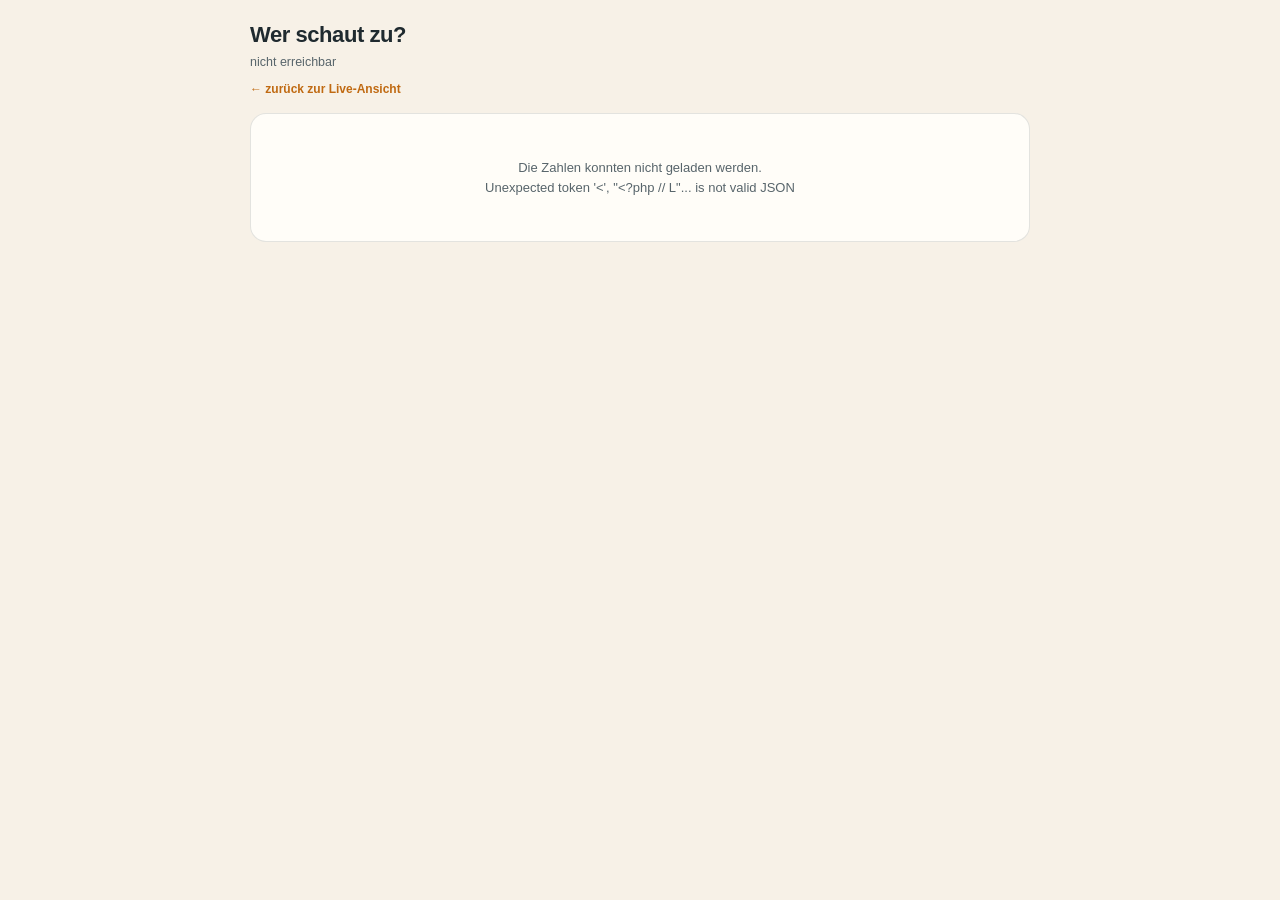
<file: analytics/index.html>
<!doctype html>
<html lang="de">
<head>
<meta charset="utf-8" />
<meta name="viewport" content="width=device-width, initial-scale=1, viewport-fit=cover" />
<title>Wer schaut zu? · Timo &amp; Tino on Tour</title>
<meta name="description" content="Wie viele Menschen die Radreise mitverfolgen — anonyme Summen, keine Cookies." />
<meta name="robots" content="noindex" />
<link rel="icon" type="image/svg+xml" href="../src/assets/favicon.svg" />
<style>
  /* Farben: die Diagrammfarben sind NICHT die App-Farben. Das App-Gruen
     #0c6b58 faellt in Flaechen unter die Buntheitsschwelle (liest sich grau),
     das App-Orange bleibt unter 3:1 gegen den hellen Grund. Beide Modi wurden
     mit dem Validator geprueft: hell 0d9b76/c06a12 auf fffdf8, dunkel
     16a07a/cb7a1a auf 16211f. */
  :root {
    color-scheme: light;
    --bg: #f7f1e7;
    --surface: #fffdf8;
    --line: rgba(31, 42, 47, 0.12);
    --text: #1f2a2f;
    --muted: #58656b;
    --serie-besucher: #0d9b76;
    --serie-aufrufe: #c06a12;
    --grid: rgba(31, 42, 47, 0.08);
  }
  @media (prefers-color-scheme: dark) {
    :root:not([data-theme="light"]) {
      color-scheme: dark;
      --bg: #101917;
      --surface: #16211f;
      --line: rgba(255, 253, 248, 0.14);
      --text: #f2efe8;
      --muted: #a8b4b1;
      --serie-besucher: #16a07a;
      --serie-aufrufe: #cb7a1a;
      --grid: rgba(255, 253, 248, 0.1);
    }
  }
  :root[data-theme="dark"] {
    color-scheme: dark;
    --bg: #101917; --surface: #16211f; --line: rgba(255,253,248,.14);
    --text: #f2efe8; --muted: #a8b4b1;
    --serie-besucher: #16a07a; --serie-aufrufe: #cb7a1a;
    --grid: rgba(255,253,248,.1);
  }

  * { margin: 0; box-sizing: border-box; }
  body {
    background: var(--bg); color: var(--text);
    font: 400 15px/1.5 "Segoe UI", "Helvetica Neue", sans-serif;
    padding: 18px 14px calc(28px + env(safe-area-inset-bottom));
    -webkit-font-smoothing: antialiased;
  }
  .wrap { max-width: 780px; margin: 0 auto; display: flex; flex-direction: column; gap: 14px; }

  header h1 { font-size: 22px; letter-spacing: -0.02em; font-weight: 800; }
  header p { font-size: 12.5px; color: var(--muted); margin-top: 2px; }
  .backlink {
    display: inline-flex; align-items: center; gap: 5px; margin-top: 8px;
    font-size: 12px; font-weight: 700; color: var(--serie-aufrufe); text-decoration: none;
  }

  .card {
    background: var(--surface); border: 1px solid var(--line);
    border-radius: 16px; padding: 14px;
  }
  .card > h2 {
    font-size: 13px; font-weight: 800; letter-spacing: -0.01em; margin-bottom: 2px;
  }
  .card > p.hint { font-size: 11.5px; color: var(--muted); margin-bottom: 12px; }

  /* ── Kennzahlen ── */
  .kpis { display: grid; grid-template-columns: repeat(2, 1fr); gap: 10px; }
  @media (min-width: 620px) { .kpis { grid-template-columns: repeat(4, 1fr); } }
  .kpi { background: var(--surface); border: 1px solid var(--line); border-radius: 16px; padding: 12px 13px; }
  .kpi__label { font-size: 10.5px; font-weight: 800; letter-spacing: .05em; text-transform: uppercase; color: var(--muted); }
  .kpi__value { font-size: 27px; font-weight: 800; letter-spacing: -0.03em; margin-top: 3px; }
  .kpi__sub { font-size: 11px; color: var(--muted); }

  /* ── Saeulen (Tage, Stunden) ── */
  .cols { display: flex; align-items: flex-end; gap: 2px; height: 150px; }
  .col { flex: 1; min-width: 0; display: flex; flex-direction: column; justify-content: flex-end; gap: 2px; height: 100%; cursor: default; }
  .col__pair { display: flex; align-items: flex-end; gap: 2px; height: 100%; }
  /* 4px runde Enden am oberen Ende, am Grundlinienende eckig */
  .bar { flex: 1; border-radius: 4px 4px 0 0; min-height: 2px; transition: filter .12s ease; }
  .bar--besucher { background: var(--serie-besucher); }
  .bar--aufrufe { background: var(--serie-aufrufe); }
  .col:hover .bar { filter: brightness(1.12); }
  .axis { display: flex; gap: 2px; margin-top: 6px; }
  .axis span { flex: 1; min-width: 0; text-align: center; font-size: 9px; color: var(--muted); overflow: hidden; white-space: nowrap; }

  /* ── Legende ── */
  .legend { display: flex; flex-wrap: wrap; gap: 12px; margin-bottom: 10px; font-size: 11.5px; font-weight: 600; color: var(--muted); }
  .legend span { display: inline-flex; align-items: center; gap: 5px; }
  .legend i { width: 9px; height: 9px; border-radius: 3px; }

  /* ── Waagerechte Balken ── */
  .rows { display: flex; flex-direction: column; gap: 9px; }
  .row__head { display: flex; justify-content: space-between; align-items: baseline; gap: 8px; font-size: 12px; }
  .row__name { font-weight: 600; }
  .row__value { font-weight: 800; font-variant-numeric: tabular-nums; }
  .row__track { height: 9px; border-radius: 999px; background: var(--grid); overflow: hidden; margin-top: 3px; }
  .row__fill { height: 100%; border-radius: 999px; background: var(--serie-besucher); }

  /* ── Anteilsbalken (Geraete, Ansicht) ── */
  .split { display: flex; gap: 2px; height: 26px; border-radius: 8px; overflow: hidden; margin-bottom: 8px; }
  .split div { min-width: 3px; }
  .split-labels { display: flex; flex-wrap: wrap; gap: 10px; font-size: 11.5px; color: var(--muted); }
  .split-labels span { display: inline-flex; align-items: center; gap: 5px; }
  .split-labels i { width: 9px; height: 9px; border-radius: 3px; }
  .split-labels b { color: var(--text); font-variant-numeric: tabular-nums; }

  .two { display: grid; gap: 14px; }
  @media (min-width: 620px) { .two { grid-template-columns: 1fr 1fr; } }

  /* ── Tabelle (Zugaenglichkeit: dieselben Zahlen ohne Farbe) ── */
  details { background: var(--surface); border: 1px solid var(--line); border-radius: 16px; padding: 12px 14px; }
  summary { font-size: 12.5px; font-weight: 700; cursor: pointer; }
  .tablewrap { overflow-x: auto; margin-top: 10px; }
  table { border-collapse: collapse; width: 100%; font-size: 12px; }
  th, td { text-align: right; padding: 5px 8px; border-bottom: 1px solid var(--line); white-space: nowrap; }
  th:first-child, td:first-child { text-align: left; }
  th { font-size: 10.5px; text-transform: uppercase; letter-spacing: .04em; color: var(--muted); }
  td { font-variant-numeric: tabular-nums; }

  .note { font-size: 11.5px; color: var(--muted); line-height: 1.55; }
  .empty { text-align: center; padding: 30px 12px; color: var(--muted); font-size: 13px; }

  /* ── Tooltip ── */
  #tip {
    position: fixed; z-index: 50; pointer-events: none; opacity: 0;
    transform: translate(-50%, -100%); transition: opacity .1s ease;
    background: var(--text); color: var(--surface);
    padding: 6px 9px; border-radius: 8px; font-size: 11.5px; line-height: 1.4;
    white-space: nowrap; box-shadow: 0 6px 20px rgba(0,0,0,.25);
  }
  @media (prefers-reduced-motion: reduce) { * { transition: none !important; } }
</style>
</head>
<body>
<div class="wrap" id="app">
  <header>
    <h1>Wer schaut zu?</h1>
    <p id="stand">wird geladen …</p>
    <a class="backlink" href="../">← zurück zur Live-Ansicht</a>
  </header>
  <div id="content"></div>
</div>
<div id="tip" role="status" aria-live="polite"></div>

<script type="module">
  const $ = (id) => document.getElementById(id);
  const nf = new Intl.NumberFormat("de-DE");
  const esc = (v) => String(v ?? "").replace(/[&<>"']/g, (c) => ({ "&": "&amp;", "<": "&lt;", ">": "&gt;", '"': "&quot;", "'": "&#39;" })[c]);

  const tip = $("tip");
  function showTip(event, html) {
    tip.innerHTML = html;
    tip.style.opacity = "1";
    const rect = event.currentTarget.getBoundingClientRect();
    tip.style.left = `${rect.left + rect.width / 2}px`;
    tip.style.top = `${rect.top - 8}px`;
  }
  const hideTip = () => { tip.style.opacity = "0"; };

  // Hover UND Tap: auf dem Handy gibt es kein Hover.
  function wireTip(el, html) {
    el.addEventListener("mouseenter", (e) => showTip(e, html));
    el.addEventListener("mouseleave", hideTip);
    el.addEventListener("click", (e) => showTip(e, html));
  }

  const dateLabel = (iso) =>
    new Date(`${iso}T00:00:00`).toLocaleDateString("de-DE", { day: "2-digit", month: "2-digit" });
  const weekday = (iso) =>
    new Date(`${iso}T00:00:00`).toLocaleDateString("de-DE", { weekday: "long" });

  // ── Saeulen: Besucher und Aufrufe pro Tag ──
  function renderDaily(tage) {
    const max = Math.max(1, ...tage.map((t) => Math.max(t.aufrufe, t.besucher)));
    // Bei vielen Tagen nur jede n-te Beschriftung, sonst ueberlappen sie.
    const every = Math.ceil(tage.length / 12);

    const cols = tage.map((t) => {
      const hB = Math.max(2, (t.besucher / max) * 100);
      const hA = Math.max(2, (t.aufrufe / max) * 100);
      return `<div class="col" data-tip="${esc(`<b>${weekday(t.datum)}, ${dateLabel(t.datum)}</b>${t.reisetag ? ` · Tag ${t.reisetag}` : ""}<br>${nf.format(t.besucher)} Besucher · ${nf.format(t.aufrufe)} Aufrufe`)}">
          <div class="col__pair">
            <div class="bar bar--besucher" style="height:${hB}%"></div>
            <div class="bar bar--aufrufe" style="height:${hA}%"></div>
          </div>
        </div>`;
    }).join("");

    const axis = tage.map((t, i) =>
      `<span>${i % every === 0 ? dateLabel(t.datum) : ""}</span>`).join("");

    return `
      <div class="card">
        <h2>Besucher pro Tag</h2>
        <p class="hint">Ein Besucher zählt einmal pro Tag, egal wie oft er nachschaut.</p>
        <div class="legend">
          <span><i style="background:var(--serie-besucher)"></i>Besucher</span>
          <span><i style="background:var(--serie-aufrufe)"></i>Aufrufe</span>
        </div>
        <div class="cols">${cols}</div>
        <div class="axis">${axis}</div>
      </div>`;
  }

  // ── Saeulen: Tageszeit ──
  function renderHours(stunden) {
    const max = Math.max(1, ...stunden);
    const cols = stunden.map((wert, stunde) => {
      const h = wert === 0 ? 2 : Math.max(4, (wert / max) * 100);
      // Der Balken MUSS in der Zeilen-Huelle stecken: .bar hat flex:1, und in
      // einer Spalten-Flexbox wuerde das die Hoehe ueberschreiben — dann waeren
      // alle Stunden gleich hoch.
      return `<div class="col" data-tip="${esc(`<b>${String(stunde).padStart(2, "0")}–${String((stunde + 1) % 24).padStart(2, "0")} Uhr</b><br>${nf.format(wert)} Aufrufe`)}">
        <div class="col__pair">
          <div class="bar bar--besucher" style="height:${h}%;${wert === 0 ? "opacity:.25" : ""}"></div>
        </div>
      </div>`;
    }).join("");
    const axis = stunden.map((_, s) => `<span>${s % 4 === 0 ? s : ""}</span>`).join("");

    return `
      <div class="card">
        <h2>Wann wird geschaut?</h2>
        <p class="hint">Aufrufe nach Tageszeit, über alle Tage summiert (Uhrzeit Deutschland).</p>
        <div class="cols" style="height:110px">${cols}</div>
        <div class="axis">${axis}</div>
      </div>`;
  }

  // ── Waagerechte Balken: was angeschaut wird ──
  const EREIGNIS_NAMEN = {
    karte: "Karte geöffnet",
    album: "Fotoalbum geöffnet",
    foto: "Foto groß angesehen",
    tourstatus: "Tourstatus & Höhenprofil",
    strava: "Werte & Strava",
    klassisch: "In die klassische Ansicht",
    "zurueck-live": "Zurück zur Live-Ansicht",
  };

  function renderEvents(ereignisse) {
    const eintraege = Object.entries(ereignisse);
    if (!eintraege.length) {
      return `<div class="card"><h2>Was wird angeschaut?</h2><p class="hint">Noch keine Interaktionen gezählt.</p></div>`;
    }
    const max = Math.max(...eintraege.map(([, n]) => n));
    const rows = eintraege.map(([schluessel, anzahl]) => `
      <div>
        <div class="row__head">
          <span class="row__name">${esc(EREIGNIS_NAMEN[schluessel] ?? schluessel)}</span>
          <span class="row__value">${nf.format(anzahl)}</span>
        </div>
        <div class="row__track"><div class="row__fill" style="width:${(anzahl / max) * 100}%"></div></div>
      </div>`).join("");

    return `
      <div class="card">
        <h2>Was wird angeschaut?</h2>
        <p class="hint">Wie oft die einzelnen Bereiche geöffnet wurden.</p>
        <div class="rows">${rows}</div>
      </div>`;
  }

  // ── Anteilsbalken ──
  function renderSplit(titel, hinweis, daten, namen) {
    const eintraege = Object.entries(daten).filter(([, n]) => n > 0);
    if (!eintraege.length) return "";
    const summe = eintraege.reduce((a, [, n]) => a + n, 0);
    const farben = ["var(--serie-besucher)", "var(--serie-aufrufe)", "var(--muted)"];

    const balken = eintraege.map(([k, n], i) =>
      `<div style="flex:${n};background:${farben[i % farben.length]}"></div>`).join("");
    const labels = eintraege.map(([k, n], i) =>
      `<span><i style="background:${farben[i % farben.length]}"></i>${esc(namen[k] ?? k)} <b>${Math.round((n / summe) * 100)} %</b></span>`).join("");

    return `
      <div class="card">
        <h2>${esc(titel)}</h2>
        <p class="hint">${esc(hinweis)}</p>
        <div class="split">${balken}</div>
        <div class="split-labels">${labels}</div>
      </div>`;
  }

  function renderSources(quellen) {
    const eintraege = Object.entries(quellen);
    if (!eintraege.length) return "";
    const rows = eintraege.map(([q, n]) =>
      `<tr><td>${esc(q)}</td><td>${nf.format(n)}</td></tr>`).join("");
    return `
      <div class="card">
        <h2>Woher kommen die Aufrufe?</h2>
        <p class="hint">Nur die Quelle, nie die vollständige Adresse. „direkt“ heißt: Lesezeichen oder eingetippt.</p>
        <div class="tablewrap">
          <table><thead><tr><th>Quelle</th><th>Aufrufe</th></tr></thead><tbody>${rows}</tbody></table>
        </div>
      </div>`;
  }

  function renderTable(tage) {
    const rows = [...tage].reverse().map((t) => `
      <tr>
        <td>${dateLabel(t.datum)}${t.reisetag ? ` · Tag ${t.reisetag}` : ""}</td>
        <td>${nf.format(t.besucher)}</td>
        <td>${nf.format(t.aufrufe)}</td>
      </tr>`).join("");
    return `
      <details>
        <summary>Alle Zahlen als Tabelle</summary>
        <div class="tablewrap">
          <table>
            <thead><tr><th>Tag</th><th>Besucher</th><th>Aufrufe</th></tr></thead>
            <tbody>${rows}</tbody>
          </table>
        </div>
      </details>`;
  }

  const DATENSCHUTZ = `
    <div class="card">
      <h2>Was hier gezählt wird</h2>
      <p class="note">
        Diese Seite kommt ohne Cookies aus und speichert keine IP-Adressen. Um Besucher
        eines Tages auseinanderzuhalten, wird aus IP und Browserkennung ein Kennwert
        gebildet — mit einem Zufallswert, der jede Nacht neu gewürfelt und weggeworfen
        wird. Dadurch lässt sich niemand über zwei Tage hinweg wiedererkennen, auch von
        uns nicht. Gespeichert werden ausschließlich Summen pro Tag.
      </p>
    </div>`;

  // ── Laden ──
  try {
    const response = await fetch("../api/analytics.php", { cache: "no-store" });
    if (!response.ok) throw new Error(`HTTP ${response.status}`);
    const daten = await response.json();

    if (daten.leer || !daten.tage?.length) {
      $("stand").textContent = "noch keine Daten";
      $("content").innerHTML = `
        <div class="card"><div class="empty">
          Es wurde noch kein Aufruf gezählt.<br>
          Die Zählung beginnt mit dem ersten Besuch nach dem Einbau — rückwirkend gibt es nichts.
        </div></div>${DATENSCHUTZ}`;
    } else {
      const stand = new Date(daten.standVon).toLocaleString("de-DE", { day: "2-digit", month: "2-digit", hour: "2-digit", minute: "2-digit" });
      $("stand").textContent = `Stand ${stand} Uhr · seit ${dateLabel(daten.tage[0].datum)}`;

      $("content").innerHTML = `
        <div class="kpis">
          <div class="kpi"><div class="kpi__label">Heute</div><div class="kpi__value">${nf.format(daten.heute.besucher)}</div><div class="kpi__sub">Besucher</div></div>
          <div class="kpi"><div class="kpi__label">Heute</div><div class="kpi__value">${nf.format(daten.heute.aufrufe)}</div><div class="kpi__sub">Aufrufe</div></div>
          <div class="kpi"><div class="kpi__label">Gesamt</div><div class="kpi__value">${nf.format(daten.summe.aufrufe)}</div><div class="kpi__sub">Aufrufe an ${nf.format(daten.summe.tage)} Tagen</div></div>
          <div class="kpi"><div class="kpi__label">Schnitt</div><div class="kpi__value">${nf.format(daten.summe.proTag)}</div><div class="kpi__sub">Aufrufe pro Tag</div></div>
        </div>
        ${renderDaily(daten.tage)}
        ${renderHours(daten.stunden)}
        ${renderEvents(daten.ereignisse)}
        <div class="two">
          ${renderSplit("Womit wird geschaut?", "Anteil der Geräte an allen Aufrufen.", daten.geraete, { handy: "Handy", tablet: "Tablet", rechner: "Rechner", unbekannt: "unbekannt" })}
          ${renderSplit("Welche Ansicht?", "Live-Ansicht gegenüber der klassischen Ansicht.", daten.ansichten, { live: "Live-Ansicht", classic: "Klassische Ansicht" })}
        </div>
        ${renderSources(daten.quellen)}
        ${renderTable(daten.tage)}
        ${DATENSCHUTZ}`;

      for (const el of document.querySelectorAll("[data-tip]")) wireTip(el, el.dataset.tip);
      document.addEventListener("scroll", hideTip, { passive: true });
    }
  } catch (error) {
    $("stand").textContent = "nicht erreichbar";
    $("content").innerHTML = `<div class="card"><div class="empty">Die Zahlen konnten nicht geladen werden.<br>${esc(error.message)}</div></div>`;
  }
</script>
</body>
</html>
</file>
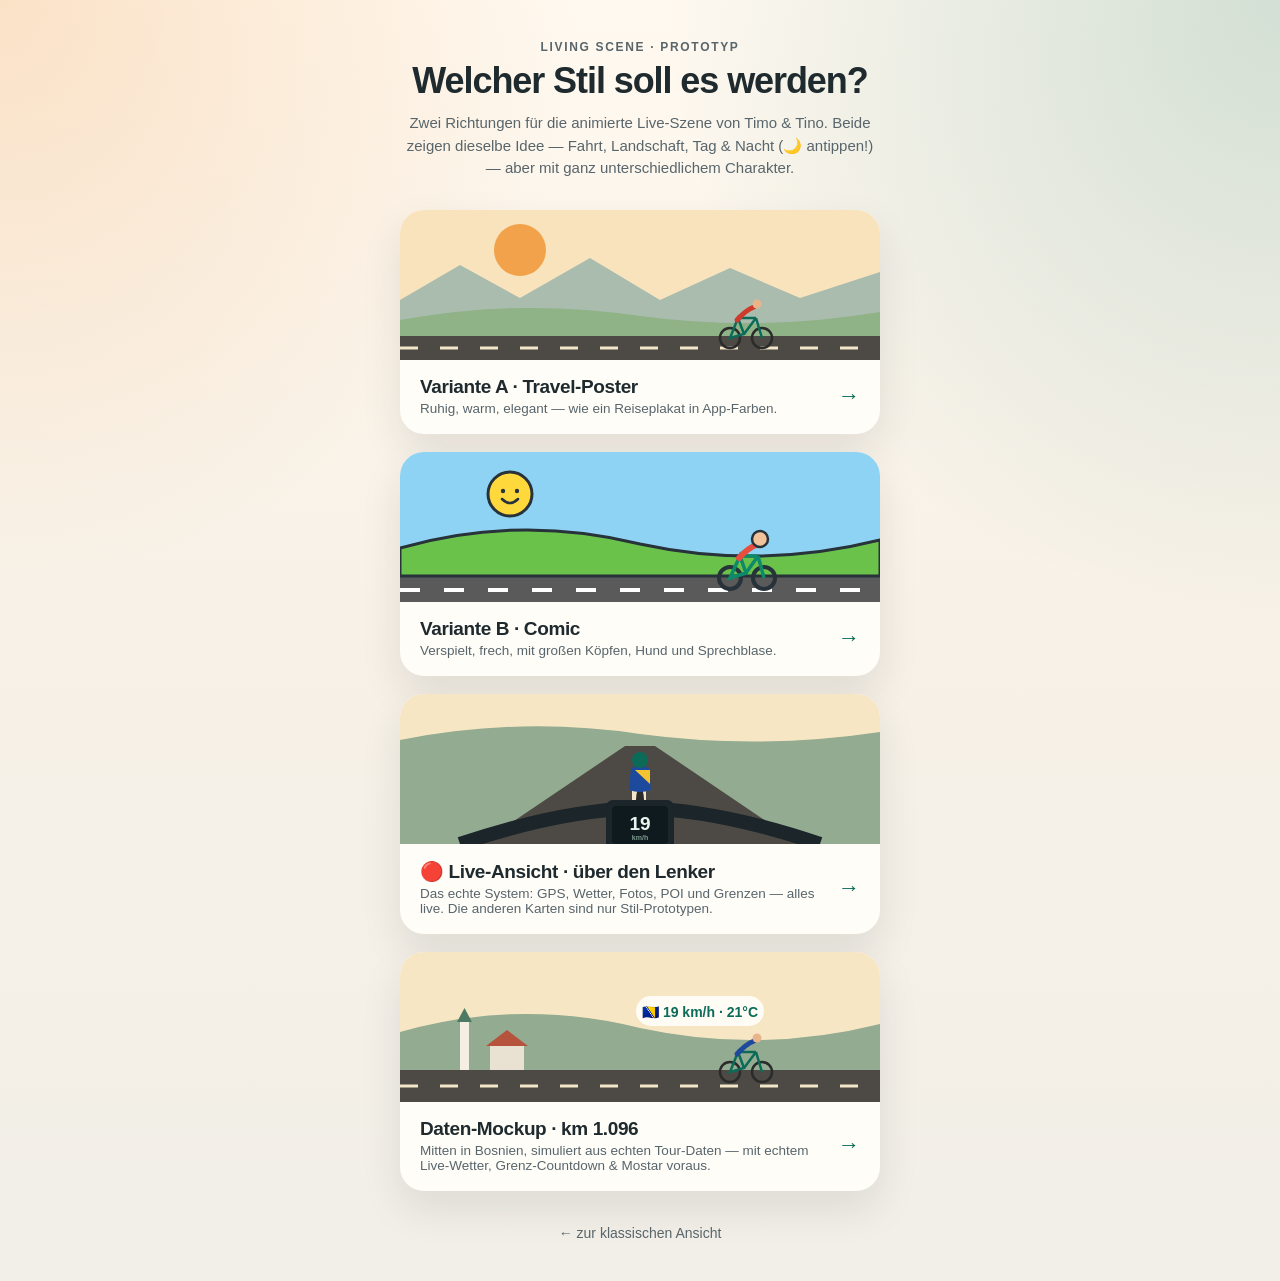
<file: live/index.html>
<!doctype html>
<html lang="de">
<head>
<meta charset="UTF-8" />
<meta name="viewport" content="width=device-width, initial-scale=1.0, viewport-fit=cover" />
<title>Living Scene · Art-Direction-Auswahl</title>
<style>
  * { margin: 0; box-sizing: border-box; }
  body {
    min-height: 100vh;
    font-family: "Avenir Next", "Trebuchet MS", sans-serif;
    color: #1f2a2f;
    background:
      radial-gradient(circle at top left, rgba(235, 143, 52, 0.22), transparent 32%),
      radial-gradient(circle at top right, rgba(12, 107, 88, 0.18), transparent 34%),
      linear-gradient(180deg, #fff9f0 0%, #f7f1e7 48%, #f2efe8 100%);
    display: flex; flex-direction: column; align-items: center;
    padding: 40px 20px calc(40px + env(safe-area-inset-bottom));
  }
  .eyebrow {
    text-transform: uppercase; letter-spacing: 0.14em;
    font-size: 12px; font-weight: 700; color: #58656b;
  }
  h1 { font-size: clamp(26px, 6vw, 36px); letter-spacing: -0.03em; margin: 6px 0 10px; }
  .lead { color: #58656b; max-width: 480px; text-align: center; font-size: 15px; line-height: 1.5; }
  .cards { display: grid; gap: 18px; width: min(100%, 480px); margin-top: 30px; }
  .card {
    display: block; text-decoration: none; color: inherit;
    border-radius: 24px; overflow: hidden;
    background: #fffdf8; box-shadow: 0 18px 40px rgba(29, 35, 38, 0.1);
    transition: transform 0.18s ease;
  }
  .card:active { transform: scale(0.98); }
  .card__preview { height: 150px; position: relative; overflow: hidden; }
  .card__preview svg { position: absolute; inset: 0; width: 100%; height: 100%; }
  .card__body { padding: 16px 20px 18px; display: flex; align-items: center; justify-content: space-between; gap: 12px; }
  .card__body h2 { font-size: 19px; letter-spacing: -0.02em; }
  .card__body p { font-size: 13.5px; color: #58656b; margin-top: 3px; }
  .card__go { font-size: 22px; color: #0c6b58; flex-shrink: 0; }
  .back { margin-top: 34px; font-size: 14px; color: #58656b; text-decoration: none; }
  .back:hover { text-decoration: underline; }
</style>
</head>
<body>
  <p class="eyebrow">Living Scene · Prototyp</p>
  <h1>Welcher Stil soll es werden?</h1>
  <p class="lead">
    Zwei Richtungen für die animierte Live-Szene von Timo &amp; Tino.
    Beide zeigen dieselbe Idee — Fahrt, Landschaft, Tag &amp; Nacht (🌙 antippen!) —
    aber mit ganz unterschiedlichem Charakter.
  </p>

  <div class="cards">
    <a class="card" href="./poster.html">
      <div class="card__preview">
        <svg viewBox="0 0 480 150" preserveAspectRatio="xMidYMid slice">
          <rect width="480" height="150" fill="#f9e3bd"/>
          <circle cx="120" cy="40" r="26" fill="#f2a24b"/>
          <path d="M0 90 L60 55 L120 88 L190 48 L260 90 L330 58 L400 88 L480 62 L480 150 L0 150 Z" fill="#a9bcae"/>
          <path d="M0 110 Q120 88 240 106 Q360 122 480 102 L480 150 L0 150 Z" fill="#8fb287"/>
          <rect y="126" width="480" height="24" fill="#4d4a45"/>
          <line x1="0" y1="138" x2="480" y2="138" stroke="#f4e6c8" stroke-width="3" stroke-dasharray="18 22"/>
          <circle cx="330" cy="128" r="10" fill="none" stroke="#2b2b2b" stroke-width="2.5"/>
          <circle cx="362" cy="128" r="10" fill="none" stroke="#2b2b2b" stroke-width="2.5"/>
          <path d="M330 128 L344 124 L338 108 Z M344 124 L356 108 M338 108 L356 108 M356 108 L362 128" stroke="#0c6b58" stroke-width="2.5" fill="none"/>
          <path d="M337 110 Q346 100 354 97" stroke="#d03a2b" stroke-width="5" stroke-linecap="round" fill="none"/>
          <circle cx="357" cy="94" r="4.5" fill="#e8b48c"/>
        </svg>
      </div>
      <div class="card__body">
        <div>
          <h2>Variante A · Travel-Poster</h2>
          <p>Ruhig, warm, elegant — wie ein Reiseplakat in App-Farben.</p>
        </div>
        <span class="card__go">→</span>
      </div>
    </a>

    <a class="card" href="./comic.html">
      <div class="card__preview">
        <svg viewBox="0 0 480 150" preserveAspectRatio="xMidYMid slice">
          <rect width="480" height="150" fill="#8fd3f4"/>
          <g transform="translate(110,42)">
            <circle r="22" fill="#ffd93b" stroke="#27323a" stroke-width="3"/>
            <circle cx="-7" cy="-3" r="2.2" fill="#27323a"/><circle cx="7" cy="-3" r="2.2" fill="#27323a"/>
            <path d="M-8 5 Q0 13 8 5" stroke="#27323a" stroke-width="2.5" fill="none" stroke-linecap="round"/>
          </g>
          <path d="M0 96 Q120 62 240 92 Q360 118 480 88 L480 150 L0 150 Z" fill="#6bc24a" stroke="#27323a" stroke-width="3"/>
          <rect y="124" width="480" height="26" fill="#5a5a5a"/>
          <path d="M0 124 L480 124" stroke="#27323a" stroke-width="3"/>
          <line x1="0" y1="138" x2="480" y2="138" stroke="#fff" stroke-width="4" stroke-dasharray="20 24"/>
          <circle cx="330" cy="126" r="11" fill="none" stroke="#27323a" stroke-width="4"/>
          <circle cx="364" cy="126" r="11" fill="none" stroke="#27323a" stroke-width="4"/>
          <path d="M330 126 L346 121 L340 104 Z M346 121 L358 104 M340 104 L358 104 M358 104 L364 126" stroke="#0c8a6a" stroke-width="3.5" fill="none"/>
          <path d="M339 106 Q348 96 356 93" stroke="#e84e3d" stroke-width="6" stroke-linecap="round" fill="none"/>
          <circle cx="360" cy="87" r="8" fill="#f2c29b" stroke="#27323a" stroke-width="2.5"/>
        </svg>
      </div>
      <div class="card__body">
        <div>
          <h2>Variante B · Comic</h2>
          <p>Verspielt, frech, mit großen Köpfen, Hund und Sprechblase.</p>
        </div>
        <span class="card__go">→</span>
      </div>
    </a>
  </div>

  <div class="cards" style="margin-top: 18px;">
    <a class="card" href="../">
      <div class="card__preview">
        <svg viewBox="0 0 480 150" preserveAspectRatio="xMidYMid slice">
          <rect width="480" height="150" fill="#f7e6c4"/>
          <path d="M0 46 Q120 22 240 40 Q360 56 480 38 L480 150 L0 150 Z" fill="#93ab90"/>
          <path d="M225 52 L255 52 L400 150 L80 150 Z" fill="#4d4a45"/>
          <rect x="236" y="66" width="8" height="14" fill="#f4e6c8"/>
          <rect x="232" y="96" width="14" height="24" fill="#f4e6c8"/>
          <!-- Timo Rueckansicht mini -->
          <g transform="translate(240,88)">
            <ellipse cx="0" cy="18" rx="4" ry="12" fill="#2b2b2b"/>
            <path d="M-9 -14 Q0 -18 9 -14 L11 8 Q0 12 -11 8 Z" fill="#1e4a9e"/>
            <path d="M-5 -12 L10 2 L10 -12 Z" fill="#f4c430"/>
            <circle cx="0" cy="-22" r="8" fill="#0c6b58"/>
          </g>
          <!-- Cockpit -->
          <path d="M60 150 Q160 116 240 114 Q320 116 420 150" stroke="#1c2529" stroke-width="14" fill="none"/>
          <g transform="translate(240,132)">
            <rect x="-34" y="-26" width="68" height="50" rx="7" fill="#1c2529"/>
            <rect x="-28" y="-20" width="56" height="38" rx="4" fill="#0e1a1e"/>
            <text x="0" y="4" text-anchor="middle" font-size="19" font-weight="800" fill="#e8f4ee" font-family="Trebuchet MS, sans-serif">19</text>
            <text x="0" y="14" text-anchor="middle" font-size="7" font-weight="700" fill="#7d9990" font-family="Trebuchet MS, sans-serif">km/h</text>
          </g>
        </svg>
      </div>
      <div class="card__body">
        <div>
          <h2>🔴 Live-Ansicht · über den Lenker</h2>
          <p>Das echte System: GPS, Wetter, Fotos, POI und Grenzen — alles live. Die anderen Karten sind nur Stil-Prototypen.</p>
        </div>
        <span class="card__go">→</span>
      </div>
    </a>

    <a class="card" href="./mockup.html">
      <div class="card__preview">
        <svg viewBox="0 0 480 150" preserveAspectRatio="xMidYMid slice">
          <rect width="480" height="150" fill="#f7e6c4"/>
          <path d="M0 80 Q120 46 240 76 Q360 102 480 72 L480 150 L0 150 Z" fill="#93ab90"/>
          <rect y="118" width="480" height="32" fill="#4d4a45"/>
          <line x1="0" y1="134" x2="480" y2="134" stroke="#f4e6c8" stroke-width="3" stroke-dasharray="18 22"/>
          <rect x="60" y="70" width="9" height="48" fill="#f4efe2"/>
          <path d="M64.5 56 L57 70 L72 70 Z" fill="#4d7a63"/>
          <rect x="90" y="94" width="34" height="24" fill="#e9e2d2"/>
          <path d="M86 94 L107 78 L128 94 Z" fill="#b5533c"/>
          <g transform="translate(300,60)">
            <rect x="-64" y="-16" width="128" height="30" rx="15" fill="#fffdf8" opacity="0.95"/>
            <text x="0" y="5" text-anchor="middle" font-size="14" font-weight="700" fill="#0c6b58" font-family="Trebuchet MS, sans-serif">🇧🇦 19 km/h · 21°C</text>
          </g>
          <circle cx="330" cy="120" r="10" fill="none" stroke="#2b2b2b" stroke-width="2.5"/>
          <circle cx="362" cy="120" r="10" fill="none" stroke="#2b2b2b" stroke-width="2.5"/>
          <path d="M330 120 L344 116 L338 100 Z M344 116 L356 100 M338 100 L356 100 M356 100 L362 120" stroke="#0c6b58" stroke-width="2.5" fill="none"/>
          <path d="M337 102 Q346 92 354 89" stroke="#1e4a9e" stroke-width="5" stroke-linecap="round" fill="none"/>
          <circle cx="357" cy="86" r="4.5" fill="#e8b48c"/>
        </svg>
      </div>
      <div class="card__body">
        <div>
          <h2>Daten-Mockup · km 1.096</h2>
          <p>Mitten in Bosnien, simuliert aus echten Tour-Daten — mit echtem Live-Wetter, Grenz-Countdown &amp; Mostar voraus.</p>
        </div>
        <span class="card__go">→</span>
      </div>
    </a>
  </div>

  <a class="back" href="../backup/">← zur klassischen Ansicht</a>
</body>
</html>
</file>
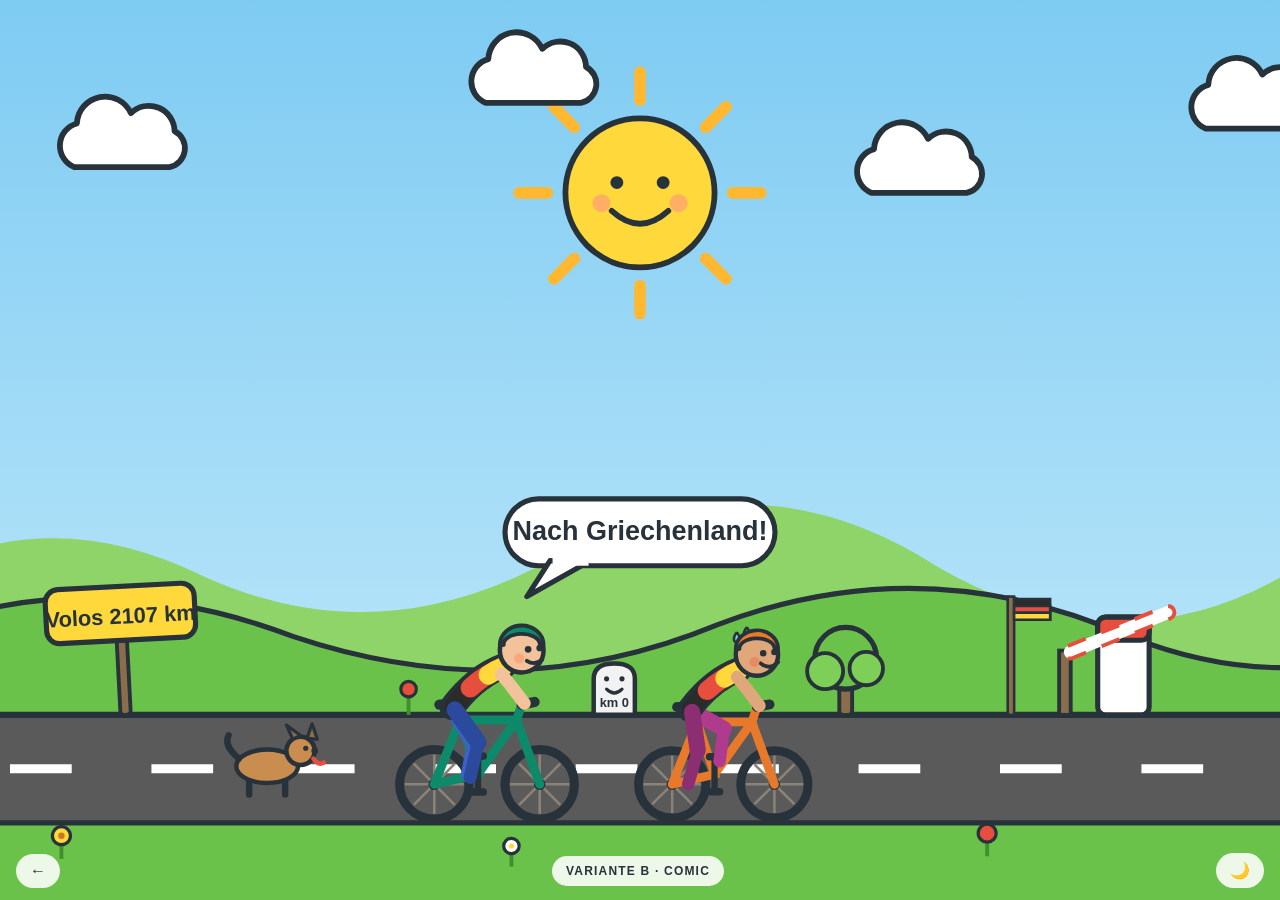
<file: live/comic.html>
<!doctype html>
<html lang="de">
<head>
<meta charset="UTF-8" />
<meta name="viewport" content="width=device-width, initial-scale=1.0, viewport-fit=cover" />
<title>Living Scene · Variante B · Comic</title>
<style>
  * { margin: 0; box-sizing: border-box; }
  html, body { height: 100%; overflow: hidden; background: #8fd3f4; }
  body { font-family: "Avenir Next", "Trebuchet MS", sans-serif; }

  .scene-wrap { position: fixed; inset: 0; }
  svg.scene { width: 100%; height: 100%; display: block; }

  /* ── Parallax-Loops ── */
  .loop-clouds   { animation: slide 60s linear infinite; }
  .loop-hills-far{ animation: slide 90s linear infinite; }
  .loop-hills    { animation: slide 40s linear infinite; }
  .loop-props    { animation: slide 11s linear infinite; }
  .loop-dashes   { animation: slide 1.2s linear infinite; }
  .loop-grass    { animation: slide 7s linear infinite; }
  @keyframes slide { to { transform: translateX(-1200px); } }

  .spokes, .crank { animation: spin 0.65s linear infinite; transform-box: fill-box; transform-origin: center; }
  @keyframes spin { to { transform: rotate(360deg); } }

  .sun-rays { animation: spin 24s linear infinite; }

  .rider-bob { animation: bob 0.33s ease-in-out infinite alternate; }
  .rider-bob--b { animation-delay: -0.16s; }
  @keyframes bob { to { transform: translateY(-2.6px); } }

  .bubble { animation: bubble 2.4s ease-in-out infinite alternate; }
  @keyframes bubble { to { transform: translateY(-7px); } }

  .dog { animation: dogrun 0.5s ease-in-out infinite alternate; }
  @keyframes dogrun { to { transform: translateY(-4px); } }
  .dog-leg { animation: dogleg 0.25s ease-in-out infinite alternate; transform-box: fill-box; transform-origin: top center; }
  .dog-leg--b { animation-delay: -0.125s; }
  @keyframes dogleg { from { transform: rotate(-24deg); } to { transform: rotate(24deg); } }
  .dog-tail { animation: tail 0.3s ease-in-out infinite alternate; transform-box: fill-box; transform-origin: bottom left; }
  @keyframes tail { from { transform: rotate(-14deg); } to { transform: rotate(16deg); } }

  .sweat { animation: sweat 0.9s ease-out infinite; }
  .sweat--2 { animation-delay: 0.45s; }
  @keyframes sweat {
    0% { transform: translate(0, 0); opacity: 0.9; }
    100% { transform: translate(-16px, -12px); opacity: 0; }
  }

  /* ── Tag / Nacht ── */
  .night-veil, .stars, .moon, .camp { opacity: 0; transition: opacity 1.4s ease; }
  .sun-group, .riders, .dog, .bubble { transition: opacity 1.3s ease; }
  .scene--night .night-veil, .scene--night .stars, .scene--night .moon, .scene--night .camp { opacity: 1; }
  .scene--night .sun-group, .scene--night .riders, .scene--night .dog, .scene--night .bubble { opacity: 0; }
  .scene--night [class^="loop-"] { animation-play-state: paused; }
  .star { animation: twinkle 2.2s ease-in-out infinite; }
  .star:nth-child(3n) { animation-delay: 0.8s; }
  .star:nth-child(3n+1) { animation-delay: 1.5s; }
  @keyframes twinkle { 0%, 100% { opacity: 0.3; } 50% { opacity: 1; } }
  .fire-glow { animation: fireglow 1s ease-in-out infinite alternate; transform-box: fill-box; transform-origin: center; }
  @keyframes fireglow { from { transform: scale(0.9); } to { transform: scale(1.1); } }
  .zzz { animation: zzz 2.8s ease-in-out infinite; opacity: 0; }
  .zzz--2 { animation-delay: 0.9s; }
  .zzz--3 { animation-delay: 1.8s; }
  @keyframes zzz {
    0% { transform: translate(0,0); opacity: 0; }
    25% { opacity: 1; }
    100% { transform: translate(14px, -26px); opacity: 0; }
  }

  /* ── HUD ── */
  .hud {
    position: fixed; left: 0; right: 0; bottom: 0;
    display: flex; align-items: center; justify-content: space-between; gap: 8px;
    padding: 12px 16px calc(12px + env(safe-area-inset-bottom));
    color: #27323a;
  }
  .hud__label {
    font-size: 12px; font-weight: 700; letter-spacing: 0.1em; text-transform: uppercase;
    background: rgba(255, 255, 255, 0.88); backdrop-filter: blur(8px);
    padding: 8px 14px; border-radius: 999px; white-space: nowrap; overflow: hidden; text-overflow: ellipsis;
  }
  .hud button, .hud a {
    font: inherit; font-size: 16px; text-decoration: none; color: inherit;
    background: rgba(255, 255, 255, 0.88); backdrop-filter: blur(8px);
    border: none; border-radius: 999px; padding: 8px 14px; cursor: pointer; flex-shrink: 0;
  }
  @media (prefers-reduced-motion: reduce) { * { animation-play-state: paused !important; } }
</style>
</head>
<body>
<div class="scene-wrap">
<svg class="scene" id="scene" viewBox="0 0 1200 700" preserveAspectRatio="xMidYMax slice" aria-label="Timo und Tino radeln als Comicfiguren durch eine Landschaft">
  <defs>
    <linearGradient id="skyC" x1="0" y1="0" x2="0" y2="1">
      <stop offset="0" stop-color="#7ecbf2"/>
      <stop offset="1" stop-color="#c8ecfb"/>
    </linearGradient>
    <linearGradient id="veilFadeC" x1="0" y1="0" x2="0" y2="1">
      <stop offset="0" stop-color="#152238" stop-opacity="0"/>
      <stop offset="0.2" stop-color="#152238" stop-opacity="1"/>
    </linearGradient>

    <g id="cloudC">
      <g fill="#ffffff" stroke="#27323a" stroke-width="4.5" stroke-linejoin="round">
        <path d="M-40 10 a18 18 0 0 1 2 -34 a22 22 0 0 1 42 -8 a20 20 0 0 1 34 14 a15 15 0 0 1 -4 28 Z"/>
      </g>
    </g>

    <path id="hillsFarC" d="M0 470 Q120 380 260 448 Q400 512 540 430 Q690 350 830 440 Q970 522 1100 448 Q1160 418 1200 440 L1200 560 L0 560 Z"/>
    <path id="hillsC" d="M0 505 Q160 430 330 495 Q500 552 660 486 Q820 425 980 495 Q1100 542 1200 498 L1200 580 L0 580 Z"/>

    <g id="propsC">
      <!-- Wackeliges Ortsschild -->
      <g transform="translate(200,556) rotate(-3)">
        <rect x="-4" y="-62" width="8" height="62" rx="3" fill="#8a6d4a" stroke="#27323a" stroke-width="3"/>
        <rect x="-58" y="-100" width="116" height="42" rx="10" fill="#ffd93b" stroke="#27323a" stroke-width="4"/>
        <text x="0" y="-71" text-anchor="middle" font-size="17" font-weight="800" fill="#27323a" font-family="Trebuchet MS, sans-serif">Volos 2107 km</text>
      </g>
      <!-- Grinsender Kilometerstein -->
      <g transform="translate(580,556)">
        <path d="M-16 0 L-16 -28 Q-16 -40 0 -40 Q16 -40 16 -28 L16 0 Z" fill="#f2f2f2" stroke="#27323a" stroke-width="3.5"/>
        <circle cx="-6" cy="-28" r="2" fill="#27323a"/><circle cx="6" cy="-28" r="2" fill="#27323a"/>
        <path d="M-6 -20 Q0 -14 6 -20" stroke="#27323a" stroke-width="2.5" fill="none" stroke-linecap="round"/>
        <text x="0" y="-6" text-anchor="middle" font-size="10" font-weight="800" fill="#27323a" font-family="Trebuchet MS, sans-serif">km 0</text>
      </g>
      <!-- Grenzhaeuschen -->
      <g transform="translate(930,556)">
        <rect x="26" y="-76" width="40" height="76" rx="6" fill="#fff" stroke="#27323a" stroke-width="4"/>
        <rect x="26" y="-76" width="40" height="18" rx="6" fill="#e84e3d" stroke="#27323a" stroke-width="4"/>
        <rect x="-4" y="-50" width="9" height="50" fill="#8a6d4a" stroke="#27323a" stroke-width="3"/>
        <g transform="translate(0,-47) rotate(-22)">
          <rect x="0" y="-5" width="92" height="10" rx="5" fill="#fff" stroke="#e84e3d" stroke-width="3" stroke-dasharray="15 13"/>
        </g>
        <rect x="-44" y="-92" width="5" height="92" fill="#8a6d4a" stroke="#27323a" stroke-width="2"/>
        <g stroke="#27323a" stroke-width="2">
          <path d="M-39 -90 h28 v16 h-28 Z" fill="#2b2b2b"/>
          <path d="M-39 -84.7 h28 v5.3 h-28 Z" fill="#e84e3d"/>
          <path d="M-39 -79.4 h28 v5.4 h-28 Z" fill="#ffd93b"/>
        </g>
      </g>
      <!-- Comic-Baum -->
      <g transform="translate(760,556)">
        <rect x="-5" y="-26" width="10" height="26" rx="3" fill="#8a6d4a" stroke="#27323a" stroke-width="3"/>
        <circle cx="0" cy="-44" r="24" fill="#6bc24a" stroke="#27323a" stroke-width="4"/>
        <circle cx="-16" cy="-34" r="14" fill="#7ecf57" stroke="#27323a" stroke-width="3"/>
        <circle cx="16" cy="-36" r="13" fill="#7ecf57" stroke="#27323a" stroke-width="3"/>
      </g>
      <!-- Blumen -->
      <g transform="translate(420,556)">
        <line x1="0" y1="0" x2="0" y2="-16" stroke="#3f8f2f" stroke-width="3"/>
        <circle cx="0" cy="-20" r="6" fill="#e84e3d" stroke="#27323a" stroke-width="2.5"/>
      </g>
    </g>

    <g id="grassC">
      <path d="M0 640 L1200 640 L1200 700 L0 700 Z" fill="#6bc24a"/>
      <path d="M0 640 L1200 640" stroke="#27323a" stroke-width="4"/>
      <g>
        <g transform="translate(150,668)"><line x1="0" y1="0" x2="0" y2="-14" stroke="#3f8f2f" stroke-width="3"/><circle cx="0" cy="-18" r="7" fill="#ffd93b" stroke="#27323a" stroke-width="2.5"/><circle cx="0" cy="-18" r="2.5" fill="#c47a1e"/></g>
        <g transform="translate(500,674)"><line x1="0" y1="0" x2="0" y2="-12" stroke="#3f8f2f" stroke-width="3"/><circle cx="0" cy="-16" r="6" fill="#fff" stroke="#27323a" stroke-width="2.5"/><circle cx="0" cy="-16" r="2" fill="#ffd93b"/></g>
        <g transform="translate(870,666)"><line x1="0" y1="0" x2="0" y2="-14" stroke="#3f8f2f" stroke-width="3"/><circle cx="0" cy="-18" r="7" fill="#e84e3d" stroke="#27323a" stroke-width="2.5"/></g>
      </g>
    </g>

    <!-- Comic-Rad: dickere Reifen, Outline -->
    <g id="wheelC">
      <circle cx="0" cy="0" r="27" fill="none" stroke="#27323a" stroke-width="7"/>
      <g class="spokes" stroke="#8a8478" stroke-width="2">
        <line x1="-23" y1="0" x2="23" y2="0"/><line x1="0" y1="-23" x2="0" y2="23"/>
        <line x1="-16" y1="-16" x2="16" y2="16"/><line x1="-16" y1="16" x2="16" y2="-16"/>
      </g>
      <circle cx="0" cy="0" r="4.5" fill="#27323a"/>
    </g>
  </defs>

  <!-- Himmel -->
  <rect width="1200" height="700" fill="url(#skyC)"/>

  <!-- Sonne mit Gesicht -->
  <g class="sun-group">
    <g transform="translate(600,150)">
      <g class="sun-rays" stroke="#ffb830" stroke-width="9" stroke-linecap="round">
        <line x1="0" y1="-72" x2="0" y2="-94"/><line x1="0" y1="72" x2="0" y2="94"/>
        <line x1="-72" y1="0" x2="-94" y2="0"/><line x1="72" y1="0" x2="94" y2="0"/>
        <line x1="-51" y1="-51" x2="-67" y2="-67"/><line x1="51" y1="51" x2="67" y2="67"/>
        <line x1="-51" y1="51" x2="-67" y2="67"/><line x1="51" y1="-51" x2="67" y2="-67"/>
      </g>
      <circle r="58" fill="#ffd93b" stroke="#27323a" stroke-width="4.5"/>
      <circle cx="-18" cy="-8" r="5" fill="#27323a"/>
      <circle cx="18" cy="-8" r="5" fill="#27323a"/>
      <path d="M-22 14 Q0 34 22 14" stroke="#27323a" stroke-width="4.5" fill="none" stroke-linecap="round"/>
      <circle cx="-30" cy="8" r="7" fill="#ff9d76" opacity="0.7"/>
      <circle cx="30" cy="8" r="7" fill="#ff9d76" opacity="0.7"/>
    </g>
  </g>

  <!-- Nacht -->
  <rect class="night-veil" width="1200" height="700" fill="#152238" opacity="0" style="mix-blend-mode: multiply;"/>
  <g class="stars" fill="#fff8d9">
    <circle class="star" cx="150" cy="100" r="3"/><circle class="star" cx="340" cy="70" r="2.2"/>
    <circle class="star" cx="530" cy="130" r="2.6"/><circle class="star" cx="710" cy="80" r="2"/>
    <circle class="star" cx="870" cy="150" r="3"/><circle class="star" cx="1030" cy="90" r="2.4"/>
    <circle class="star" cx="1140" cy="180" r="2.6"/><circle class="star" cx="440" cy="190" r="2"/>
    <circle class="star" cx="950" cy="230" r="2"/><circle class="star" cx="250" cy="240" r="2.2"/>
    <path d="M600 260 l3.5 7 7.5 1 -5.5 5.4 1.3 7.6 -6.8 -3.6 -6.8 3.6 1.3 -7.6 -5.5 -5.4 7.5 -1 Z" fill="#fff8d9"/>
  </g>
  <g class="moon">
    <g transform="translate(640,140)">
      <circle r="44" fill="#fff3c4" stroke="#27323a" stroke-width="4"/>
      <circle cx="-14" cy="-6" r="6" fill="#e8d89a"/>
      <circle cx="12" cy="12" r="9" fill="#e8d89a"/>
      <circle cx="16" cy="-18" r="4" fill="#e8d89a"/>
      <path d="M-14 8 a4 4 0 0 0 8 0" stroke="#27323a" stroke-width="3" fill="none"/>
      <line x1="-18" y1="-2" x2="-10" y2="-2" stroke="#27323a" stroke-width="3" stroke-linecap="round"/>
      <line x1="2" y1="-2" x2="10" y2="-2" stroke="#27323a" stroke-width="3" stroke-linecap="round"/>
    </g>
  </g>

  <!-- Wolken -->
  <g class="loop-clouds">
    <g><use href="#cloudC" x="200" y="120"/><use href="#cloudC" x="520" y="70"/><use href="#cloudC" x="820" y="140"/><use href="#cloudC" x="1080" y="90"/></g>
    <g transform="translate(1200,0)"><use href="#cloudC" x="200" y="120"/><use href="#cloudC" x="520" y="70"/><use href="#cloudC" x="820" y="140"/><use href="#cloudC" x="1080" y="90"/></g>
  </g>

  <!-- Huegel -->
  <g class="loop-hills-far">
    <g><use href="#hillsFarC" fill="#8ed468"/></g>
    <g transform="translate(1200,0)"><use href="#hillsFarC" fill="#8ed468"/></g>
  </g>
  <g class="loop-hills">
    <g><use href="#hillsC" fill="#6bc24a" stroke="#27323a" stroke-width="4"/></g>
    <g transform="translate(1200,0)"><use href="#hillsC" fill="#6bc24a" stroke="#27323a" stroke-width="4"/></g>
  </g>
  <rect y="540" width="1200" height="40" fill="#6bc24a"/>

  <!-- Strasse -->
  <rect y="556" width="1200" height="84" fill="#5a5a5a"/>
  <path d="M0 556 L1200 556" stroke="#27323a" stroke-width="5"/>
  <g class="loop-dashes" stroke="#fff" stroke-width="7" stroke-dasharray="48 62">
    <line x1="0" y1="598" x2="1200" y2="598"/>
    <line x1="1200" y1="598" x2="2400" y2="598"/>
  </g>

  <!-- Requisiten -->
  <g class="loop-props">
    <g><use href="#propsC"/></g>
    <g transform="translate(1200,0)"><use href="#propsC"/></g>
  </g>

  <!-- Sprechblase -->
  <g class="bubble">
    <g transform="translate(600,428)">
      <rect x="-105" y="-40" width="210" height="52" rx="26" fill="#fff" stroke="#27323a" stroke-width="4"/>
      <path d="M-70 8 L-88 36 L-42 10 Z" fill="#fff" stroke="#27323a" stroke-width="4" stroke-linejoin="round"/>
      <rect x="-68" y="2" width="28" height="10" fill="#fff"/>
      <text x="0" y="-8" text-anchor="middle" font-size="21" font-weight="800" fill="#27323a" font-family="Trebuchet MS, sans-serif">Nach Griechenland!</text>
    </g>
  </g>

  <!-- ── Comic-Radfahrer 1 (Timo) ── -->
  <g class="riders">
  <g transform="translate(440,610)">
    <use href="#wheelC"/><use href="#wheelC" x="82"/>
    <g stroke="#0c8a6a" stroke-width="7" stroke-linecap="round" fill="none">
      <path d="M0 0 L34 -8 L20 -50 L0 0"/><path d="M34 -8 L64 -50"/>
      <path d="M20 -50 L64 -50"/><path d="M64 -50 L82 0"/>
      <path d="M20 -50 L13 -62"/><path d="M64 -50 L68 -62"/>
    </g>
    <path d="M4 -62 L23 -62" stroke="#27323a" stroke-width="8" stroke-linecap="round"/>
    <path d="M68 -62 L78 -64" stroke="#27323a" stroke-width="8" stroke-linecap="round"/>
    <g class="crank" transform="translate(34,-8)">
      <line x1="0" y1="-13" x2="0" y2="13" stroke="#27323a" stroke-width="5"/>
      <rect x="-7" y="-17" width="14" height="6" rx="3" fill="#27323a"/>
      <rect x="-7" y="11" width="14" height="6" rx="3" fill="#27323a"/>
    </g>
    <g class="rider-bob">
      <!-- hinteres Bein -->
      <g>
        <animateTransform attributeName="transform" type="rotate" values="-26 14 -60; 32 14 -60; -26 14 -60" keyTimes="0;0.5;1" dur="0.65s" begin="-0.32s" repeatCount="indefinite" calcMode="spline" keySplines="0.4 0 0.6 1; 0.4 0 0.6 1"/>
        <path d="M14 -60 L32 -34" stroke="#3a63c4" stroke-width="13" stroke-linecap="round"/>
        <g>
          <animateTransform attributeName="transform" type="rotate" values="38 32 -34; -14 32 -34; 38 32 -34" keyTimes="0;0.5;1" dur="0.65s" begin="-0.32s" repeatCount="indefinite" calcMode="spline" keySplines="0.4 0 0.6 1; 0.4 0 0.6 1"/>
          <path d="M32 -34 L34 -8" stroke="#3a63c4" stroke-width="10" stroke-linecap="round"/>
        </g>
      </g>
      <!-- Rumpf: Flaggen-Trikot mit Outline -->
      <path d="M14 -60 Q32 -84 54 -92" stroke="#27323a" stroke-width="20" stroke-linecap="round" fill="none"/>
      <path d="M15.5 -60.5 Q32 -84 53 -91" stroke="#2b2b2b" stroke-width="15" stroke-linecap="round" fill="none"/>
      <path d="M28 -75 Q40 -86 53 -91" stroke="#e84e3d" stroke-width="15" stroke-linecap="round" fill="none"/>
      <path d="M42 -85 Q48 -89 53 -91" stroke="#ffd93b" stroke-width="15" stroke-linecap="round" fill="none"/>
      <!-- Grosser Kopf -->
      <g transform="translate(68,-104)">
        <circle r="17" fill="#f2c29b" stroke="#27323a" stroke-width="3.5"/>
        <path d="M-17 -4 a17 15 0 0 1 34 -1 l-3 -0.5 a14 8 0 0 0 -28 1 Z" fill="#0c8a6a" stroke="#27323a" stroke-width="3" stroke-linejoin="round"/>
        <circle cx="5" cy="-1" r="2.6" fill="#27323a"/>
        <circle cx="14" cy="-2" r="2.6" fill="#27323a"/>
        <path d="M4 8 Q10 12 16 7" stroke="#27323a" stroke-width="3" fill="none" stroke-linecap="round"/>
        <circle cx="-2" cy="6" r="4" fill="#ff9d76" opacity="0.75"/>
      </g>
      <!-- Arm -->
      <path d="M52 -86 Q62 -74 70 -63" stroke="#f2c29b" stroke-width="10" stroke-linecap="round" fill="none"/>
      <!-- vorderes Bein -->
      <g>
        <animateTransform attributeName="transform" type="rotate" values="-26 16 -58; 32 16 -58; -26 16 -58" keyTimes="0;0.5;1" dur="0.65s" repeatCount="indefinite" calcMode="spline" keySplines="0.4 0 0.6 1; 0.4 0 0.6 1"/>
        <path d="M16 -58 L36 -34" stroke="#2b4a9e" stroke-width="13" stroke-linecap="round"/>
        <g>
          <animateTransform attributeName="transform" type="rotate" values="38 36 -34; -14 36 -34; 38 36 -34" keyTimes="0;0.5;1" dur="0.65s" repeatCount="indefinite" calcMode="spline" keySplines="0.4 0 0.6 1; 0.4 0 0.6 1"/>
          <path d="M36 -34 L37 -6" stroke="#2b4a9e" stroke-width="10" stroke-linecap="round"/>
        </g>
      </g>
    </g>
  </g>

  <!-- ── Comic-Radfahrer 2 (Tino) ── -->
  <g transform="translate(625,610) scale(0.97)">
    <use href="#wheelC"/><use href="#wheelC" x="82"/>
    <g stroke="#e8792b" stroke-width="7" stroke-linecap="round" fill="none">
      <path d="M0 0 L34 -8 L20 -50 L0 0"/><path d="M34 -8 L64 -50"/>
      <path d="M20 -50 L64 -50"/><path d="M64 -50 L82 0"/>
      <path d="M20 -50 L13 -62"/><path d="M64 -50 L68 -62"/>
    </g>
    <path d="M4 -62 L23 -62" stroke="#27323a" stroke-width="8" stroke-linecap="round"/>
    <path d="M68 -62 L78 -64" stroke="#27323a" stroke-width="8" stroke-linecap="round"/>
    <g class="crank" transform="translate(34,-8)">
      <line x1="0" y1="-13" x2="0" y2="13" stroke="#27323a" stroke-width="5"/>
      <rect x="-7" y="-17" width="14" height="6" rx="3" fill="#27323a"/>
      <rect x="-7" y="11" width="14" height="6" rx="3" fill="#27323a"/>
    </g>
    <!-- Schweisstropfen -->
    <g fill="#7ecbf2" stroke="#27323a" stroke-width="2">
      <path class="sweat" d="M52 -122 q4 6 0 9 q-5 -3 0 -9"/>
      <path class="sweat sweat--2" d="M60 -126 q4 6 0 9 q-5 -3 0 -9"/>
    </g>
    <g class="rider-bob rider-bob--b">
      <g>
        <animateTransform attributeName="transform" type="rotate" values="-26 14 -60; 32 14 -60; -26 14 -60" keyTimes="0;0.5;1" dur="0.65s" begin="-0.5s" repeatCount="indefinite" calcMode="spline" keySplines="0.4 0 0.6 1; 0.4 0 0.6 1"/>
        <path d="M14 -60 L32 -34" stroke="#b03a8e" stroke-width="13" stroke-linecap="round"/>
        <g>
          <animateTransform attributeName="transform" type="rotate" values="38 32 -34; -14 32 -34; 38 32 -34" keyTimes="0;0.5;1" dur="0.65s" begin="-0.5s" repeatCount="indefinite" calcMode="spline" keySplines="0.4 0 0.6 1; 0.4 0 0.6 1"/>
          <path d="M32 -34 L34 -8" stroke="#b03a8e" stroke-width="10" stroke-linecap="round"/>
        </g>
      </g>
      <path d="M14 -60 Q32 -84 54 -92" stroke="#27323a" stroke-width="20" stroke-linecap="round" fill="none"/>
      <path d="M15.5 -60.5 Q32 -84 53 -91" stroke="#2b2b2b" stroke-width="15" stroke-linecap="round" fill="none"/>
      <path d="M28 -75 Q40 -86 53 -91" stroke="#e84e3d" stroke-width="15" stroke-linecap="round" fill="none"/>
      <path d="M42 -85 Q48 -89 53 -91" stroke="#ffd93b" stroke-width="15" stroke-linecap="round" fill="none"/>
      <g transform="translate(68,-104)">
        <circle r="17" fill="#e0a87a" stroke="#27323a" stroke-width="3.5"/>
        <path d="M-17 -4 a17 15 0 0 1 34 -1 l-3 -0.5 a14 8 0 0 0 -28 1 Z" fill="#e8792b" stroke="#27323a" stroke-width="3" stroke-linejoin="round"/>
        <circle cx="5" cy="-1" r="2.6" fill="#27323a"/>
        <circle cx="14" cy="-2" r="2.6" fill="#27323a"/>
        <path d="M3 7 Q10 13 17 6" stroke="#27323a" stroke-width="3" fill="none" stroke-linecap="round"/>
        <circle cx="-2" cy="6" r="4" fill="#e8825d" opacity="0.75"/>
      </g>
      <path d="M52 -86 Q62 -74 70 -63" stroke="#e0a87a" stroke-width="10" stroke-linecap="round" fill="none"/>
      <g>
        <animateTransform attributeName="transform" type="rotate" values="-26 16 -58; 32 16 -58; -26 16 -58" keyTimes="0;0.5;1" dur="0.65s" begin="-0.18s" repeatCount="indefinite" calcMode="spline" keySplines="0.4 0 0.6 1; 0.4 0 0.6 1"/>
        <path d="M16 -58 L36 -34" stroke="#8e2e72" stroke-width="13" stroke-linecap="round"/>
        <g>
          <animateTransform attributeName="transform" type="rotate" values="38 36 -34; -14 36 -34; 38 36 -34" keyTimes="0;0.5;1" dur="0.65s" begin="-0.18s" repeatCount="indefinite" calcMode="spline" keySplines="0.4 0 0.6 1; 0.4 0 0.6 1"/>
          <path d="M36 -34 L37 -6" stroke="#8e2e72" stroke-width="10" stroke-linecap="round"/>
        </g>
      </g>
    </g>
  </g>
  </g>

  <!-- Hund -->
  <g class="dog">
    <g transform="translate(310,616)">
      <g class="dog-leg"><line x1="-14" y1="-14" x2="-14" y2="2" stroke="#27323a" stroke-width="5" stroke-linecap="round"/></g>
      <g class="dog-leg dog-leg--b"><line x1="14" y1="-14" x2="14" y2="2" stroke="#27323a" stroke-width="5" stroke-linecap="round"/></g>
      <ellipse cx="0" cy="-20" rx="24" ry="13" fill="#c98d4f" stroke="#27323a" stroke-width="3.5"/>
      <g class="dog-tail"><path d="M-22 -26 Q-34 -36 -30 -44" stroke="#27323a" stroke-width="5" fill="none" stroke-linecap="round"/></g>
      <g transform="translate(26,-32)">
        <circle r="11" fill="#c98d4f" stroke="#27323a" stroke-width="3.5"/>
        <path d="M-6 -9 L-11 -20 L0 -12 Z" fill="#8a6d4a" stroke="#27323a" stroke-width="2.5" stroke-linejoin="round"/>
        <path d="M5 -10 L9 -21 L13 -9 Z" fill="#8a6d4a" stroke="#27323a" stroke-width="2.5" stroke-linejoin="round"/>
        <circle cx="4" cy="-2" r="2" fill="#27323a"/>
        <circle cx="11" cy="0" r="2.6" fill="#27323a"/>
        <path d="M10 6 q4 6 8 3" stroke="#e84e3d" stroke-width="3.5" fill="none" stroke-linecap="round"/>
      </g>
    </g>
  </g>

  <!-- Vordergrund -->
  <g class="loop-grass">
    <g><use href="#grassC"/></g>
    <g transform="translate(1200,0)"><use href="#grassC"/></g>
  </g>

  <!-- Landschafts-Abdunklung bei Nacht (nach allen Landschichten) -->
  <rect class="night-veil" x="0" y="390" width="1200" height="310" fill="url(#veilFadeC)" style="mix-blend-mode: multiply;"/>

  <!-- Nachtlager (nach dem Nachtschleier, damit das Feuer leuchtet) -->
  <g class="camp">
    <g transform="translate(540,552) scale(0.95)">
      <path d="M-60 0 L0 -66 L60 0 Z" fill="#e8792b" stroke="#27323a" stroke-width="4" stroke-linejoin="round"/>
      <path d="M-14 0 L0 -46 L14 0 Z" fill="#a04e14" stroke="#27323a" stroke-width="3"/>
      <circle class="fire-glow" cx="112" cy="-10" r="28" fill="#ffd93b" opacity="0.4"/>
      <path d="M105 -4 q7 -18 14 0 q5 9 -7 11 q-12 -2 -7 -11" fill="#e8792b" stroke="#27323a" stroke-width="2.5"/>
      <g stroke="#8a6d4a" stroke-width="5" stroke-linecap="round">
        <line x1="98" y1="4" x2="124" y2="-2"/><line x1="101" y1="-2" x2="123" y2="5"/>
      </g>
      <g fill="#fff" font-family="Trebuchet MS, sans-serif" font-weight="800">
        <text class="zzz" x="30" y="-70" font-size="20">Z</text>
        <text class="zzz zzz--2" x="42" y="-82" font-size="15">z</text>
        <text class="zzz zzz--3" x="52" y="-92" font-size="11">z</text>
      </g>
    </g>
  </g>
</svg>
</div>

<div class="hud">
  <a href="./index.html" aria-label="Zurück zur Auswahl">←</a>
  <span class="hud__label" id="stateLabel">Variante B · Comic</span>
  <button id="toggleNight" aria-label="Tag/Nacht umschalten">🌙</button>
</div>

<script>
  const scene = document.getElementById("scene");
  const btn = document.getElementById("toggleNight");
  const label = document.getElementById("stateLabel");
  btn.addEventListener("click", () => {
    const night = scene.classList.toggle("scene--night");
    btn.textContent = night ? "☀️" : "🌙";
    label.textContent = night ? "🌙 Zzz… bis morgen früh!" : "Variante B · Comic";
  });
</script>
</body>
</html>
</file>
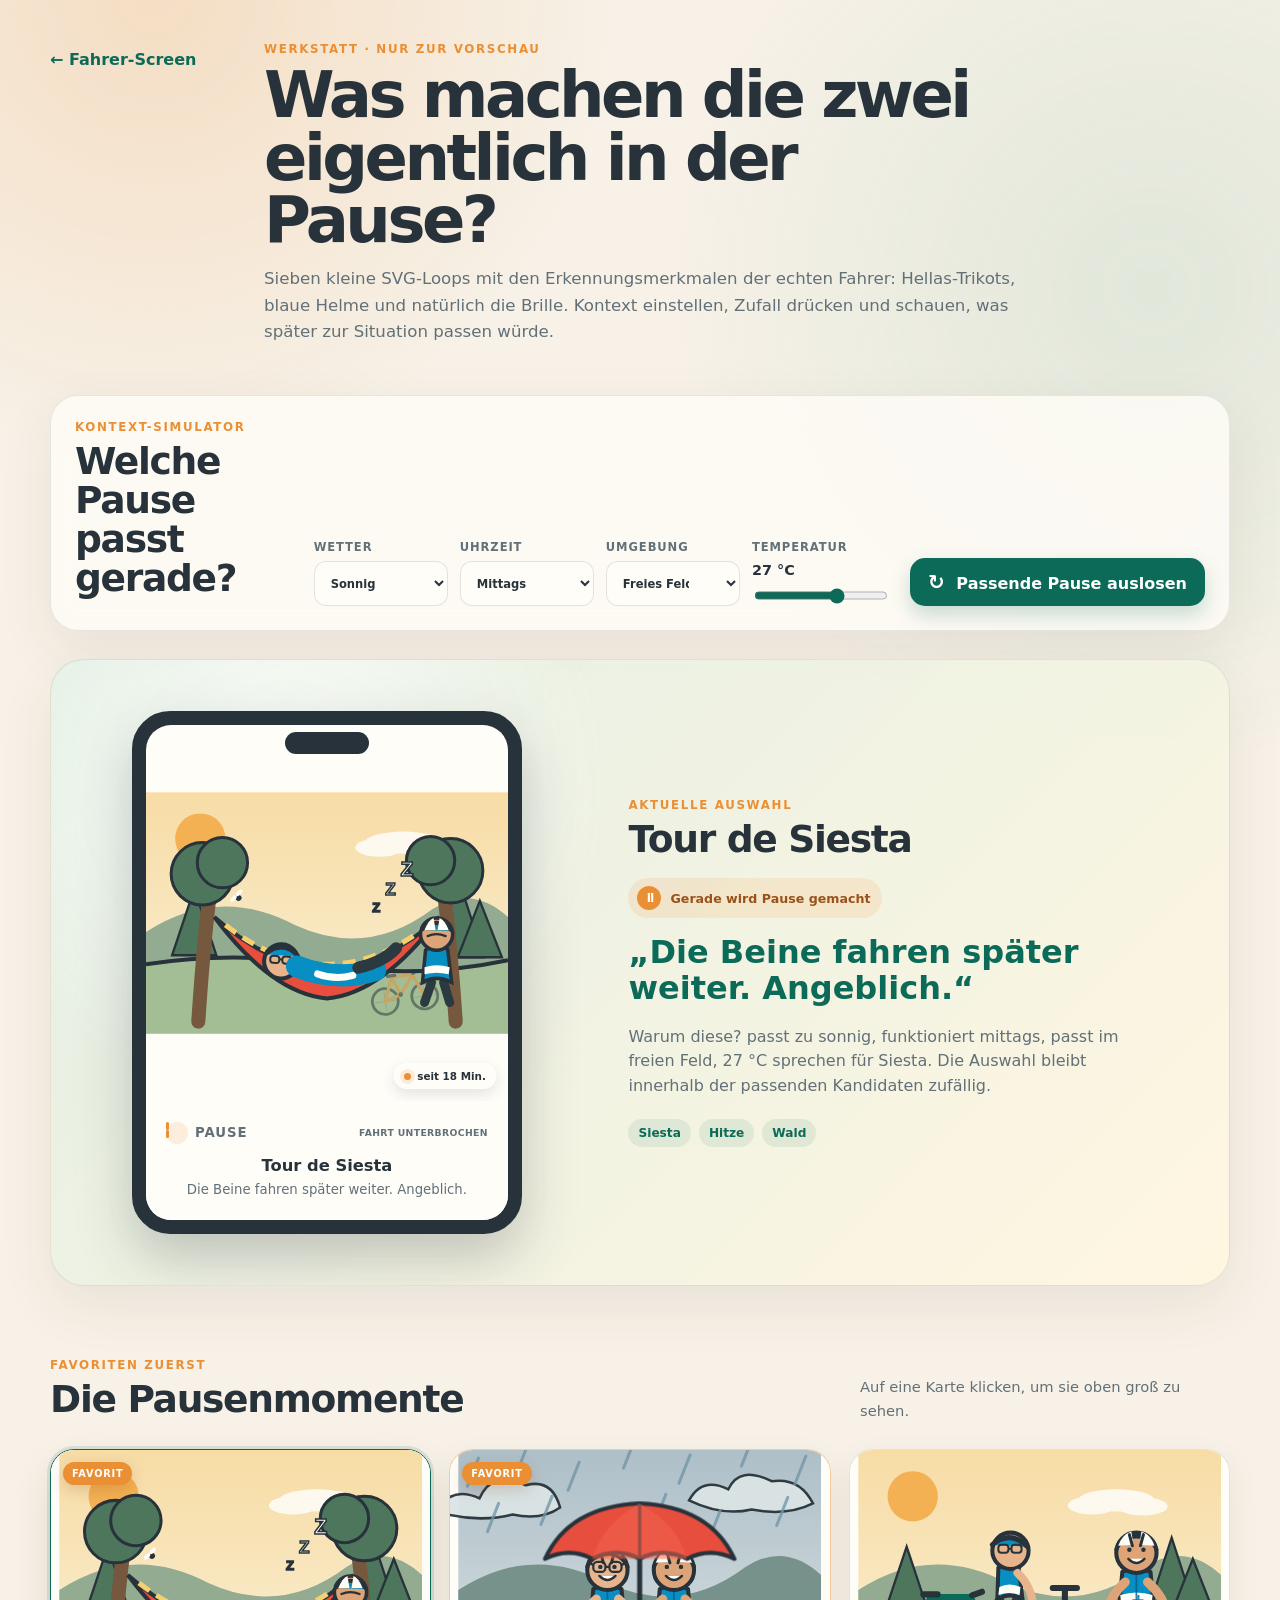
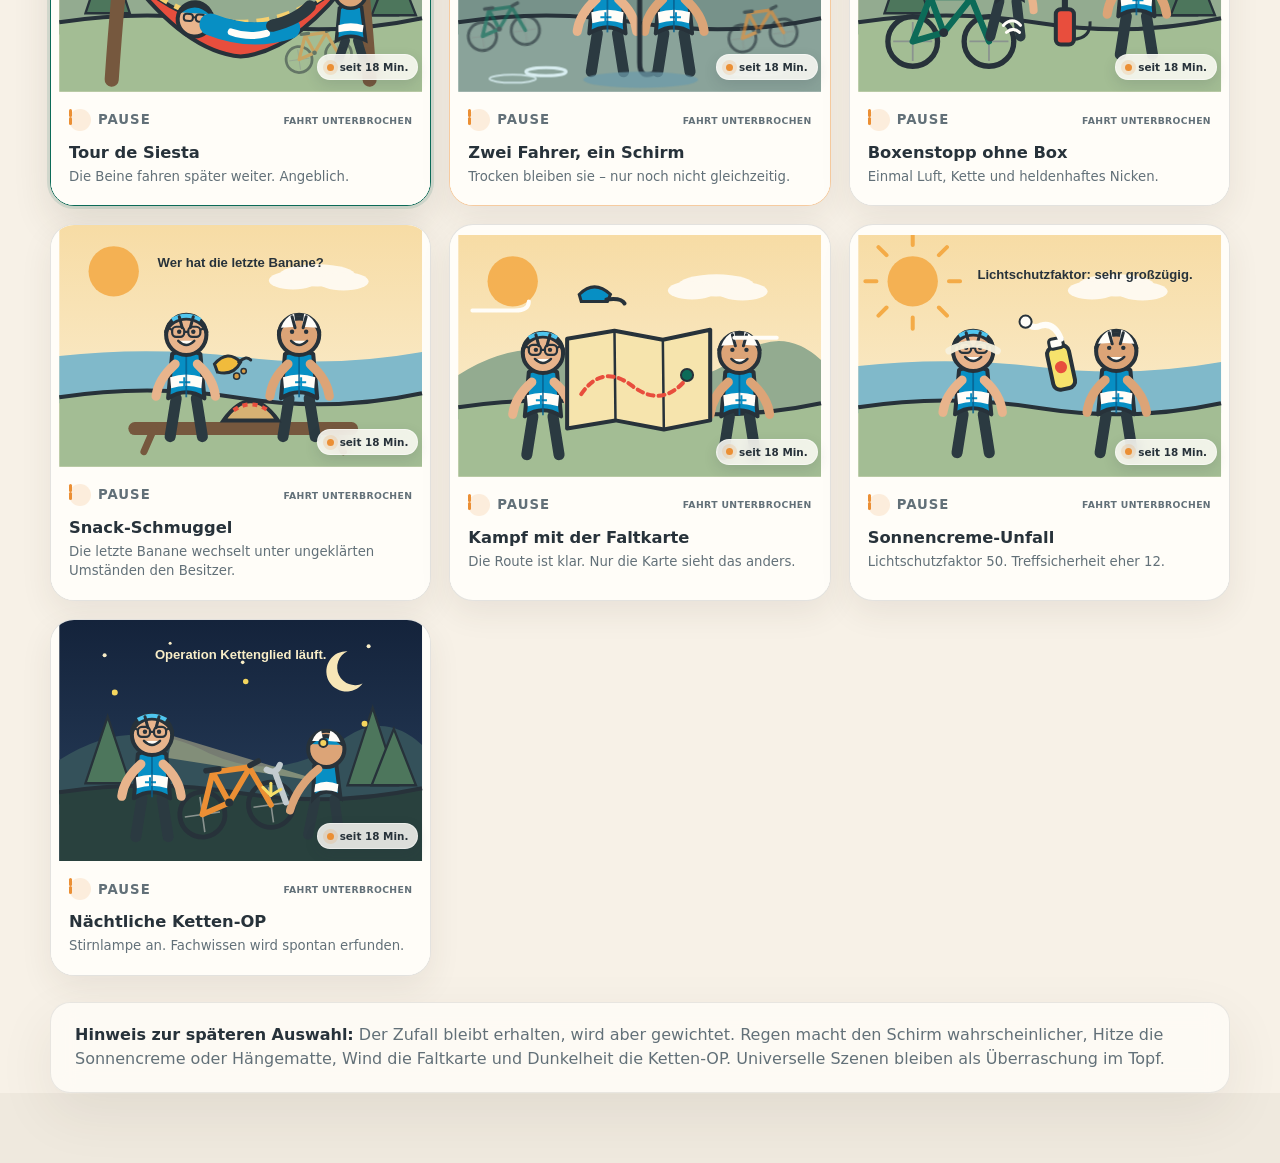
<file: live/pause-animations.html>
<!doctype html>
<html lang="de">
<head>
  <meta charset="UTF-8" />
  <meta name="viewport" content="width=device-width, initial-scale=1.0" />
  <title>Pausen-Animationen · Timo & Tino</title>
  <meta name="description" content="Separate Vorschau für mögliche Pausen-Animationen der Fahreransicht." />
  <link rel="icon" type="image/svg+xml" href="../src/assets/favicon.svg" />
  <link rel="stylesheet" href="./pause-animations.css" />
</head>
<body>
  <header class="lab-header">
    <a class="back-link" href="../">← Fahrer-Screen</a>
    <div>
      <p class="eyebrow">Werkstatt · nur zur Vorschau</p>
      <h1>Was machen die zwei eigentlich in der Pause?</h1>
      <p class="intro">
        Sieben kleine SVG-Loops mit den Erkennungsmerkmalen der echten Fahrer:
        Hellas-Trikots, blaue Helme und natürlich die Brille. Kontext einstellen,
        Zufall drücken und schauen, was später zur Situation passen würde.
      </p>
    </div>
  </header>

  <main>
    <section class="context-panel" aria-labelledby="context-title">
      <div class="context-panel__copy">
        <p class="eyebrow">Kontext-Simulator</p>
        <h2 id="context-title">Welche Pause passt gerade?</h2>
      </div>
      <div class="context-grid">
        <label>
          Wetter
          <select id="weather">
            <option value="sunny">Sonnig</option>
            <option value="cloudy">Bewölkt</option>
            <option value="rain">Regen</option>
            <option value="wind">Windig</option>
          </select>
        </label>
        <label>
          Uhrzeit
          <select id="time">
            <option value="morning">Morgens</option>
            <option value="midday" selected>Mittags</option>
            <option value="afternoon">Nachmittags</option>
            <option value="evening">Abends</option>
            <option value="night">Nachts</option>
          </select>
        </label>
        <label>
          Umgebung
          <select id="terrain">
            <option value="village">Ort / Café</option>
            <option value="open" selected>Freies Feld</option>
            <option value="forest">Wald</option>
            <option value="mountain">Berge</option>
            <option value="coast">Küste</option>
          </select>
        </label>
        <label>
          Temperatur
          <span class="range-value"><output id="temperatureValue">27</output> °C</span>
          <input id="temperature" type="range" min="4" max="40" value="27" />
        </label>
      </div>
      <button class="random-button" id="randomButton" type="button">
        <span aria-hidden="true">↻</span>
        Passende Pause auslosen
      </button>
    </section>

    <section class="selected-panel" aria-live="polite" aria-labelledby="selected-title">
      <div class="phone-preview">
        <div class="phone-preview__island"></div>
        <div class="phone-preview__stage" id="selectedAnimation"></div>
      </div>
      <div class="selected-copy">
        <p class="eyebrow">Aktuelle Auswahl</p>
        <h2 id="selected-title"></h2>
        <p class="selected-copy__state"><span aria-hidden="true">Ⅱ</span> Gerade wird Pause gemacht</p>
        <p class="selected-copy__message" id="selectedMessage"></p>
        <p class="selected-copy__reason" id="selectedReason"></p>
        <div class="selected-copy__tags" id="selectedTags"></div>
      </div>
    </section>

    <section class="gallery-section" aria-labelledby="gallery-title">
      <div class="gallery-heading">
        <div>
          <p class="eyebrow">Favoriten zuerst</p>
          <h2 id="gallery-title">Die Pausenmomente</h2>
        </div>
        <p>Auf eine Karte klicken, um sie oben groß zu sehen.</p>
      </div>
      <div class="animation-grid" id="animationGrid"></div>
    </section>

    <aside class="implementation-note">
      <strong>Hinweis zur späteren Auswahl:</strong>
      Der Zufall bleibt erhalten, wird aber gewichtet. Regen macht den Schirm
      wahrscheinlicher, Hitze die Sonnencreme oder Hängematte, Wind die Faltkarte
      und Dunkelheit die Ketten-OP. Universelle Szenen bleiben als Überraschung im Topf.
    </aside>
  </main>

  <script type="module" src="./pause-animations.js"></script>
</body>
</html>
</file>
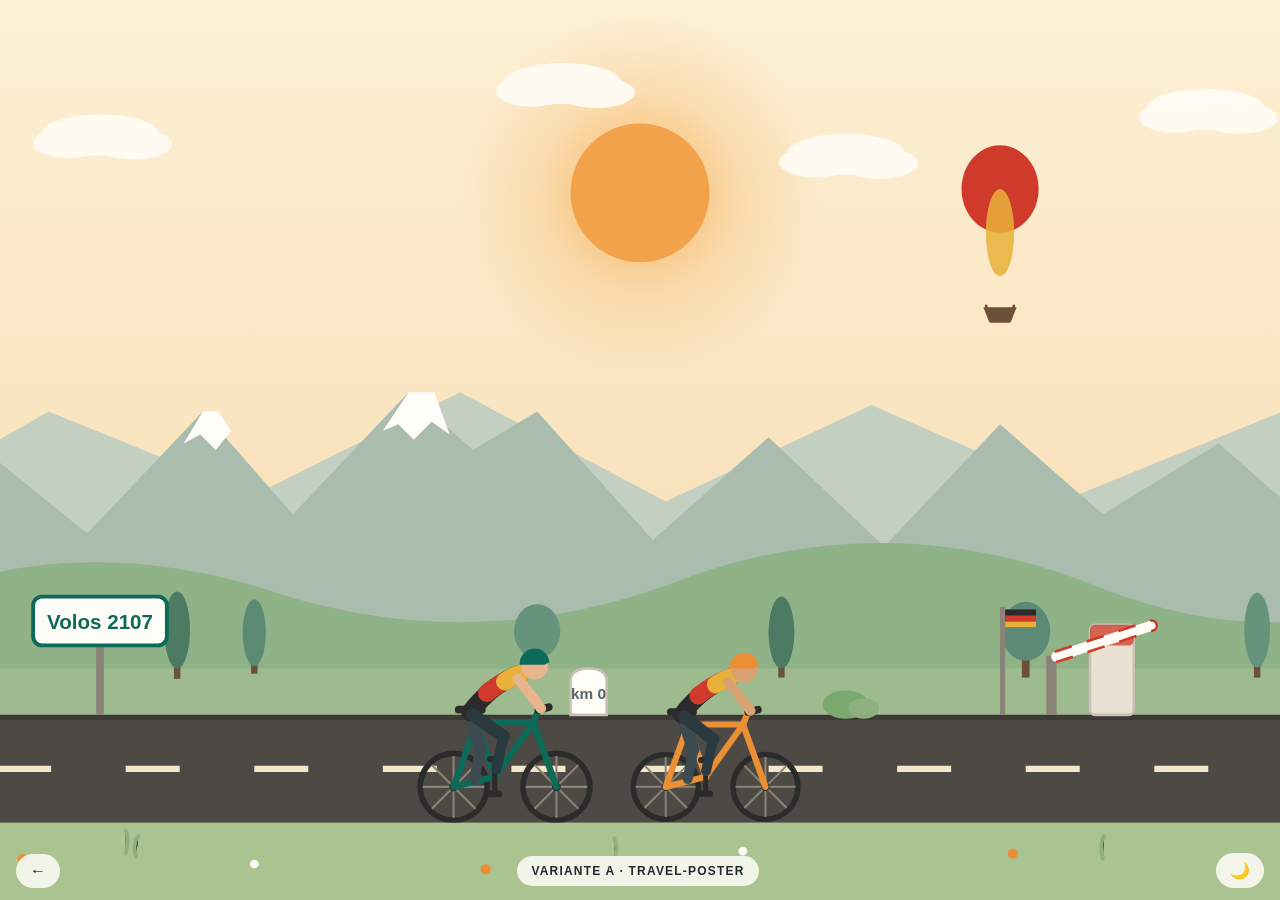
<file: live/poster.html>
<!doctype html>
<html lang="de">
<head>
<meta charset="UTF-8" />
<meta name="viewport" content="width=device-width, initial-scale=1.0, viewport-fit=cover" />
<title>Living Scene · Variante A · Travel-Poster</title>
<style>
  * { margin: 0; box-sizing: border-box; }
  html, body { height: 100%; overflow: hidden; background: #f7f1e7; }
  body { font-family: "Avenir Next", "Trebuchet MS", sans-serif; }

  .scene-wrap { position: fixed; inset: 0; }
  svg.scene { width: 100%; height: 100%; display: block; }

  /* ── Parallax-Loops ── */
  .loop-clouds   { animation: slide 75s linear infinite; }
  .loop-mtn-far  { animation: slide 200s linear infinite; }
  .loop-mtn      { animation: slide 140s linear infinite; }
  .loop-hills    { animation: slide 55s linear infinite; }
  .loop-treeline { animation: slide 26s linear infinite; }
  .loop-props    { animation: slide 14s linear infinite; }
  .loop-dashes   { animation: slide 1.6s linear infinite; }
  .loop-grass    { animation: slide 9s linear infinite; }
  @keyframes slide { to { transform: translateX(-1200px); } }

  /* Raeder/Kurbel drehen um die eigene Mitte (bbox ist symmetrisch) */
  .spokes, .crank { animation: spin 0.8s linear infinite; transform-box: fill-box; transform-origin: center; }
  @keyframes spin { to { transform: rotate(360deg); } }

  .rider-bob { animation: bob 0.4s ease-in-out infinite alternate; }
  .rider-bob--b { animation-delay: -0.2s; }
  @keyframes bob { to { transform: translateY(-1.6px); } }

  .balloon { animation: balloon 6s ease-in-out infinite alternate; }
  @keyframes balloon { to { transform: translateY(-14px); } }

  .birds { animation: birds 38s linear infinite; }
  @keyframes birds { from { transform: translate(1250px, 40px); } to { transform: translate(-300px, -30px); } }

  /* ── Tag / Nacht ── */
  .night-veil, .stars, .moon, .camp { opacity: 0; transition: opacity 1.4s ease; }
  .sun-group, .riders { transition: opacity 1.3s ease; }
  .scene--night .night-veil, .scene--night .stars, .scene--night .moon, .scene--night .camp { opacity: 1; }
  .scene--night .sun-group, .scene--night .riders { opacity: 0; }
  .scene--night [class^="loop-"], .scene--night .birds, .scene--night .balloon { animation-play-state: paused; }
  .star { animation: twinkle 2.6s ease-in-out infinite; }
  .star:nth-child(3n) { animation-delay: 0.9s; }
  .star:nth-child(3n+1) { animation-delay: 1.7s; }
  @keyframes twinkle { 0%, 100% { opacity: 0.35; } 50% { opacity: 1; } }
  .fire-glow { animation: fireglow 1.1s ease-in-out infinite alternate; transform-box: fill-box; transform-origin: center; }
  @keyframes fireglow { from { transform: scale(0.92); } to { transform: scale(1.08); } }

  /* ── HUD ── */
  .hud {
    position: fixed; left: 0; right: 0; bottom: 0;
    display: flex; align-items: center; justify-content: space-between; gap: 8px;
    padding: 12px 16px calc(12px + env(safe-area-inset-bottom));
    color: #1f2a2f;
  }
  .hud__label {
    font-size: 12px; font-weight: 700; letter-spacing: 0.1em; text-transform: uppercase;
    background: rgba(255, 253, 248, 0.85); backdrop-filter: blur(8px);
    padding: 8px 14px; border-radius: 999px; white-space: nowrap; overflow: hidden; text-overflow: ellipsis;
  }
  .hud button, .hud a {
    font: inherit; font-size: 16px; text-decoration: none; color: inherit;
    background: rgba(255, 253, 248, 0.85); backdrop-filter: blur(8px);
    border: none; border-radius: 999px; padding: 8px 14px; cursor: pointer; flex-shrink: 0;
  }
  @media (prefers-reduced-motion: reduce) { * { animation-play-state: paused !important; } }
</style>
</head>
<body>
<div class="scene-wrap">
<svg class="scene" id="scene" viewBox="0 0 1200 700" preserveAspectRatio="xMidYMax slice" aria-label="Timo und Tino radeln durch eine Landschaft">
  <defs>
    <linearGradient id="sky" x1="0" y1="0" x2="0" y2="1">
      <stop offset="0" stop-color="#fdf0d5"/>
      <stop offset="0.55" stop-color="#f9e3bd"/>
      <stop offset="1" stop-color="#f4d9a8"/>
    </linearGradient>
    <radialGradient id="sunGlow">
      <stop offset="0" stop-color="#f5a94d" stop-opacity="0.85"/>
      <stop offset="0.55" stop-color="#f5a94d" stop-opacity="0.25"/>
      <stop offset="1" stop-color="#f5a94d" stop-opacity="0"/>
    </radialGradient>
    <linearGradient id="veilFadeP" x1="0" y1="0" x2="0" y2="1">
      <stop offset="0" stop-color="#122032" stop-opacity="0"/>
      <stop offset="0.18" stop-color="#122032" stop-opacity="1"/>
    </linearGradient>

    <g id="cloud">
      <ellipse cx="0" cy="0" rx="46" ry="16" fill="#fffdf8"/>
      <ellipse cx="-24" cy="6" rx="28" ry="12" fill="#fffdf8"/>
      <ellipse cx="26" cy="7" rx="30" ry="12" fill="#fffdf8"/>
    </g>

    <path id="mtnFarPath" d="M0 400 L140 320 L300 385 L460 305 L620 390 L780 315 L940 385 L1100 320 L1200 370 L1200 480 L0 480 Z"/>
    <path id="mtnPath" d="M0 440 L90 350 L170 415 L260 320 L330 400 L420 305 L470 350 L520 320 L610 420 L700 340 L790 425 L880 330 L960 400 L1050 345 L1130 415 L1200 360 L1200 500 L0 500 Z"/>
    <path id="mtnSnow" d="M420 305 L400 335 L412 330 L424 342 L438 328 L452 338 L440 305 Z M260 320 L245 345 L258 338 L270 350 L282 335 L272 320 Z"/>
    <path id="hillsPath" d="M0 480 Q150 405 320 462 Q480 512 640 448 Q800 392 960 458 Q1090 508 1200 462 L1200 560 L0 560 Z"/>

    <g id="treeRow">
      <g transform="translate(70,505)"><rect x="-3" y="0" width="6" height="22" fill="#6b5138"/><ellipse cx="0" cy="-16" rx="20" ry="24" fill="#5d8a74"/></g>
      <g transform="translate(240,512)"><rect x="-2.5" y="0" width="5" height="16" fill="#6b5138"/><ellipse cx="0" cy="-22" rx="10" ry="30" fill="#4d7a63"/></g>
      <g transform="translate(300,510)"><rect x="-2.5" y="0" width="5" height="14" fill="#6b5138"/><ellipse cx="0" cy="-18" rx="9" ry="26" fill="#5d8a74"/></g>
      <g transform="translate(520,506)"><rect x="-3" y="0" width="6" height="20" fill="#6b5138"/><ellipse cx="0" cy="-15" rx="18" ry="21" fill="#65937c"/></g>
      <g transform="translate(710,512)"><rect x="-2.5" y="0" width="5" height="15" fill="#6b5138"/><ellipse cx="0" cy="-20" rx="10" ry="28" fill="#4d7a63"/></g>
      <g transform="translate(900,507)"><rect x="-3" y="0" width="6" height="20" fill="#6b5138"/><ellipse cx="0" cy="-16" rx="19" ry="23" fill="#5d8a74"/></g>
      <g transform="translate(1080,511)"><rect x="-2.5" y="0" width="5" height="16" fill="#6b5138"/><ellipse cx="0" cy="-21" rx="10" ry="29" fill="#65937c"/></g>
    </g>

    <g id="props">
      <g transform="translate(180,556)">
        <rect x="-3" y="-58" width="6" height="58" rx="2" fill="#8a8478"/>
        <rect x="-52" y="-92" width="104" height="38" rx="7" fill="#fffdf8" stroke="#0c6b58" stroke-width="3"/>
        <text x="0" y="-67" text-anchor="middle" font-size="16" font-weight="700" fill="#0c6b58" font-family="Trebuchet MS, sans-serif">Volos 2107</text>
      </g>
      <g transform="translate(560,556)">
        <path d="M-14 0 L-14 -26 Q-14 -36 0 -36 Q14 -36 14 -26 L14 0 Z" fill="#fffdf8" stroke="#c9c2b4" stroke-width="2"/>
        <text x="0" y="-12" text-anchor="middle" font-size="12" font-weight="700" fill="#58656b" font-family="Trebuchet MS, sans-serif">km 0</text>
      </g>
      <g transform="translate(920,556)">
        <rect x="30" y="-70" width="34" height="70" rx="4" fill="#e9e2d2" stroke="#c9c2b4" stroke-width="2"/>
        <rect x="30" y="-70" width="34" height="16" rx="4" fill="#d03a2b" opacity="0.75"/>
        <rect x="-4" y="-46" width="8" height="46" fill="#8a8478"/>
        <g transform="translate(0,-44) rotate(-18)">
          <rect x="0" y="-4" width="86" height="8" rx="4" fill="#fffdf8" stroke="#d03a2b" stroke-width="2" stroke-dasharray="14 12"/>
        </g>
        <rect x="-40" y="-84" width="4" height="84" fill="#8a8478"/>
        <path d="M-36 -82 h24 v14 h-24 Z" fill="#2b2b2b"/>
        <path d="M-36 -77.3 h24 v4.6 h-24 Z" fill="#d03a2b"/>
        <path d="M-36 -72.6 h24 v4.6 h-24 Z" fill="#e8b23a"/>
      </g>
      <g transform="translate(760,556)"><ellipse cx="0" cy="-8" rx="18" ry="11" fill="#7ba86f"/><ellipse cx="14" cy="-5" rx="12" ry="8" fill="#8db07e"/></g>
    </g>

    <g id="grassRow">
      <path d="M0 640 L1200 640 L1200 700 L0 700 Z" fill="#a9c491"/>
      <g fill="#eb8f34"><circle cx="120" cy="668" r="4"/><circle cx="480" cy="676" r="4"/><circle cx="890" cy="664" r="4"/></g>
      <g fill="#fffdf8"><circle cx="300" cy="672" r="3.4"/><circle cx="680" cy="662" r="3.4"/><circle cx="1060" cy="678" r="3.4"/></g>
      <g stroke="#8db07e" stroke-width="3" stroke-linecap="round">
        <path d="M200 664 q3 -12 0 -18"/><path d="M208 666 q-3 -10 2 -16"/>
        <path d="M580 670 q3 -12 0 -18"/><path d="M960 668 q-3 -12 1 -18"/>
      </g>
    </g>

    <g id="wheel">
      <circle cx="0" cy="0" r="26" fill="none" stroke="#2b2b2b" stroke-width="4.5"/>
      <g class="spokes" stroke="#8a8478" stroke-width="1.6">
        <line x1="-24" y1="0" x2="24" y2="0"/><line x1="0" y1="-24" x2="0" y2="24"/>
        <line x1="-17" y1="-17" x2="17" y2="17"/><line x1="-17" y1="17" x2="17" y2="-17"/>
      </g>
      <circle cx="0" cy="0" r="3.4" fill="#2b2b2b"/>
    </g>
  </defs>

  <!-- Himmel -->
  <rect width="1200" height="700" fill="url(#sky)"/>
  <g class="sun-group">
    <circle cx="600" cy="150" r="140" fill="url(#sunGlow)"/>
    <circle cx="600" cy="150" r="54" fill="#f2a24b"/>
  </g>

  <!-- Heissluftballon -->
  <g class="balloon">
    <g transform="translate(880,215)">
      <path d="M0 -34 a30 34 0 1 1 0.1 0 Z" fill="#d03a2b"/>
      <path d="M-11 -34 a11 34 0 1 1 22 0 a11 34 0 1 1 -22 0" fill="#e8b23a" opacity="0.85"/>
      <path d="M-13 24 L13 24 L8 36 L-8 36 Z" fill="#6b5138"/>
      <line x1="-11" y1="22" x2="-8" y2="34" stroke="#6b5138" stroke-width="2"/>
      <line x1="11" y1="22" x2="8" y2="34" stroke="#6b5138" stroke-width="2"/>
    </g>
  </g>

  <!-- Nacht -->
  <rect class="night-veil" width="1200" height="700" fill="#122032" opacity="0" style="mix-blend-mode: multiply;"/>
  <g class="stars" fill="#fdf0d5">
    <circle class="star" cx="140" cy="90" r="2.2"/><circle class="star" cx="330" cy="60" r="1.7"/>
    <circle class="star" cx="520" cy="120" r="2"/><circle class="star" cx="700" cy="70" r="1.6"/>
    <circle class="star" cx="860" cy="140" r="2.2"/><circle class="star" cx="1020" cy="80" r="1.8"/>
    <circle class="star" cx="1130" cy="170" r="2"/><circle class="star" cx="430" cy="180" r="1.5"/>
    <circle class="star" cx="940" cy="220" r="1.5"/><circle class="star" cx="240" cy="230" r="1.7"/>
    <circle class="star" cx="600" cy="250" r="1.8"/><circle class="star" cx="760" cy="180" r="1.5"/>
  </g>
  <g class="moon">
    <mask id="moonMask">
      <circle cx="640" cy="140" r="42" fill="white"/>
      <circle cx="658" cy="126" r="36" fill="black"/>
    </mask>
    <circle cx="640" cy="140" r="42" fill="#f6ecd4" mask="url(#moonMask)"/>
  </g>

  <!-- Voegel -->
  <g class="birds" stroke="#5b6b70" stroke-width="2.4" fill="none" stroke-linecap="round">
    <path d="M0 100 q7 -8 14 0 q7 -8 14 0"/>
    <path d="M46 82 q6 -7 12 0 q6 -7 12 0"/>
  </g>

  <!-- Wolken -->
  <g class="loop-clouds" opacity="0.9">
    <g><use href="#cloud" x="180" y="105"/><use href="#cloud" x="540" y="65"/><use href="#cloud" x="760" y="120"/><use href="#cloud" x="1040" y="85"/></g>
    <g transform="translate(1200,0)"><use href="#cloud" x="180" y="105"/><use href="#cloud" x="540" y="65"/><use href="#cloud" x="760" y="120"/><use href="#cloud" x="1040" y="85"/></g>
  </g>

  <!-- Bergketten -->
  <g class="loop-mtn-far">
    <g><use href="#mtnFarPath" fill="#c3cfc0"/></g>
    <g transform="translate(1200,0)"><use href="#mtnFarPath" fill="#c3cfc0"/></g>
  </g>
  <g class="loop-mtn">
    <g><use href="#mtnPath" fill="#a9bcae"/><use href="#mtnSnow" fill="#fffdf8"/></g>
    <g transform="translate(1200,0)"><use href="#mtnPath" fill="#a9bcae"/><use href="#mtnSnow" fill="#fffdf8"/></g>
  </g>

  <!-- Huegel -->
  <g class="loop-hills">
    <g><use href="#hillsPath" fill="#8fb287"/></g>
    <g transform="translate(1200,0)"><use href="#hillsPath" fill="#8fb287"/></g>
  </g>
  <rect y="520" width="1200" height="60" fill="#9dbb8f"/>

  <!-- Baumreihe -->
  <g class="loop-treeline">
    <g><use href="#treeRow"/></g>
    <g transform="translate(1200,0)"><use href="#treeRow"/></g>
  </g>

  <!-- Strasse -->
  <rect y="556" width="1200" height="84" fill="#4d4a45"/>
  <rect y="556" width="1200" height="4" fill="#3c3936"/>
  <g class="loop-dashes" stroke="#f4e6c8" stroke-width="5" stroke-dasharray="42 58">
    <line x1="0" y1="598" x2="1200" y2="598"/>
    <line x1="1200" y1="598" x2="2400" y2="598"/>
  </g>

  <!-- Requisiten -->
  <g class="loop-props">
    <g><use href="#props"/></g>
    <g transform="translate(1200,0)"><use href="#props"/></g>
  </g>

  <!-- ── Radfahrer 1 (Timo, gruenes Rad) ── -->
  <g class="riders">
  <g transform="translate(455,612)">
    <use href="#wheel"/><use href="#wheel" x="80"/>
    <g stroke="#0c6b58" stroke-width="5" stroke-linecap="round" fill="none">
      <path d="M0 0 L32 -8 L18 -50 L0 0"/><path d="M32 -8 L62 -50"/>
      <path d="M18 -50 L62 -50"/><path d="M62 -50 L80 0"/>
      <path d="M18 -50 L12 -60"/><path d="M62 -50 L66 -60"/>
    </g>
    <path d="M4 -60 L22 -60" stroke="#2b2b2b" stroke-width="6" stroke-linecap="round"/>
    <path d="M66 -60 L74 -62" stroke="#2b2b2b" stroke-width="6" stroke-linecap="round"/>
    <g class="crank" transform="translate(32,-8)">
      <line x1="0" y1="-13" x2="0" y2="13" stroke="#2b2b2b" stroke-width="4"/>
      <rect x="-6" y="-16" width="12" height="5" rx="2.5" fill="#2b2b2b"/>
      <rect x="-6" y="11" width="12" height="5" rx="2.5" fill="#2b2b2b"/>
    </g>
    <g class="rider-bob">
      <!-- hinteres Bein: Rotation per SMIL um explizite Gelenkpunkte -->
      <g>
        <animateTransform attributeName="transform" type="rotate" values="-24 13 -58; 30 13 -58; -24 13 -58" keyTimes="0;0.5;1" dur="0.8s" begin="-0.4s" repeatCount="indefinite" calcMode="spline" keySplines="0.4 0 0.6 1; 0.4 0 0.6 1"/>
        <path d="M13 -58 L30 -34" stroke="#3d4a50" stroke-width="10" stroke-linecap="round"/>
        <g>
          <animateTransform attributeName="transform" type="rotate" values="38 30 -34; -14 30 -34; 38 30 -34" keyTimes="0;0.5;1" dur="0.8s" begin="-0.4s" repeatCount="indefinite" calcMode="spline" keySplines="0.4 0 0.6 1; 0.4 0 0.6 1"/>
          <path d="M30 -34 L32 -10" stroke="#3d4a50" stroke-width="8" stroke-linecap="round"/>
        </g>
      </g>
      <!-- Rumpf: Trikot = Deutschlandflagge -->
      <path d="M13 -58 Q30 -80 52 -88" stroke="#2b2b2b" stroke-width="14" stroke-linecap="round" fill="none"/>
      <path d="M26 -73 Q38 -83 52 -88" stroke="#d03a2b" stroke-width="14" stroke-linecap="round" fill="none"/>
      <path d="M40 -82 Q46 -86 52 -88" stroke="#e8b23a" stroke-width="14" stroke-linecap="round" fill="none"/>
      <!-- Kopf + Helm -->
      <circle cx="63" cy="-94" r="10.5" fill="#e8b48c"/>
      <path d="M51.5 -95 a11.5 11.5 0 0 1 23 -2 l-4 2 Z" fill="#0c6b58"/>
      <path d="M51.5 -95 a11.5 10 0 0 1 12 -10 l1 4 Z" fill="#0c6b58"/>
      <!-- Arm -->
      <path d="M50 -84 Q60 -72 68 -61" stroke="#e8b48c" stroke-width="8" stroke-linecap="round" fill="none"/>
      <!-- vorderes Bein -->
      <g>
        <animateTransform attributeName="transform" type="rotate" values="-24 15 -56; 30 15 -56; -24 15 -56" keyTimes="0;0.5;1" dur="0.8s" repeatCount="indefinite" calcMode="spline" keySplines="0.4 0 0.6 1; 0.4 0 0.6 1"/>
        <path d="M15 -56 L34 -34" stroke="#2b3a41" stroke-width="10" stroke-linecap="round"/>
        <g>
          <animateTransform attributeName="transform" type="rotate" values="38 34 -34; -14 34 -34; 38 34 -34" keyTimes="0;0.5;1" dur="0.8s" repeatCount="indefinite" calcMode="spline" keySplines="0.4 0 0.6 1; 0.4 0 0.6 1"/>
          <path d="M34 -34 L35 -8" stroke="#2b3a41" stroke-width="8" stroke-linecap="round"/>
        </g>
      </g>
    </g>
  </g>

  <!-- ── Radfahrer 2 (Tino, oranges Rad) ── -->
  <g transform="translate(620,612) scale(0.97)">
    <use href="#wheel"/><use href="#wheel" x="80"/>
    <g stroke="#eb8f34" stroke-width="5" stroke-linecap="round" fill="none">
      <path d="M0 0 L32 -8 L18 -50 L0 0"/><path d="M32 -8 L62 -50"/>
      <path d="M18 -50 L62 -50"/><path d="M62 -50 L80 0"/>
      <path d="M18 -50 L12 -60"/><path d="M62 -50 L66 -60"/>
    </g>
    <path d="M4 -60 L22 -60" stroke="#2b2b2b" stroke-width="6" stroke-linecap="round"/>
    <path d="M66 -60 L74 -62" stroke="#2b2b2b" stroke-width="6" stroke-linecap="round"/>
    <g class="crank" transform="translate(32,-8)">
      <line x1="0" y1="-13" x2="0" y2="13" stroke="#2b2b2b" stroke-width="4"/>
      <rect x="-6" y="-16" width="12" height="5" rx="2.5" fill="#2b2b2b"/>
      <rect x="-6" y="11" width="12" height="5" rx="2.5" fill="#2b2b2b"/>
    </g>
    <g class="rider-bob rider-bob--b">
      <g>
        <animateTransform attributeName="transform" type="rotate" values="-24 13 -58; 30 13 -58; -24 13 -58" keyTimes="0;0.5;1" dur="0.8s" begin="-0.65s" repeatCount="indefinite" calcMode="spline" keySplines="0.4 0 0.6 1; 0.4 0 0.6 1"/>
        <path d="M13 -58 L30 -34" stroke="#3d4a50" stroke-width="10" stroke-linecap="round"/>
        <g>
          <animateTransform attributeName="transform" type="rotate" values="38 30 -34; -14 30 -34; 38 30 -34" keyTimes="0;0.5;1" dur="0.8s" begin="-0.65s" repeatCount="indefinite" calcMode="spline" keySplines="0.4 0 0.6 1; 0.4 0 0.6 1"/>
          <path d="M30 -34 L32 -10" stroke="#3d4a50" stroke-width="8" stroke-linecap="round"/>
        </g>
      </g>
      <path d="M13 -58 Q30 -80 52 -88" stroke="#2b2b2b" stroke-width="14" stroke-linecap="round" fill="none"/>
      <path d="M26 -73 Q38 -83 52 -88" stroke="#d03a2b" stroke-width="14" stroke-linecap="round" fill="none"/>
      <path d="M40 -82 Q46 -86 52 -88" stroke="#e8b23a" stroke-width="14" stroke-linecap="round" fill="none"/>
      <circle cx="63" cy="-94" r="10.5" fill="#d9a273"/>
      <path d="M51.5 -95 a11.5 11.5 0 0 1 23 -2 l-4 2 Z" fill="#eb8f34"/>
      <path d="M51.5 -95 a11.5 10 0 0 1 12 -10 l1 4 Z" fill="#eb8f34"/>
      <path d="M50 -84 Q60 -72 68 -61" stroke="#d9a273" stroke-width="8" stroke-linecap="round" fill="none"/>
      <g>
        <animateTransform attributeName="transform" type="rotate" values="-24 15 -56; 30 15 -56; -24 15 -56" keyTimes="0;0.5;1" dur="0.8s" begin="-0.25s" repeatCount="indefinite" calcMode="spline" keySplines="0.4 0 0.6 1; 0.4 0 0.6 1"/>
        <path d="M15 -56 L34 -34" stroke="#2b3a41" stroke-width="10" stroke-linecap="round"/>
        <g>
          <animateTransform attributeName="transform" type="rotate" values="38 34 -34; -14 34 -34; 38 34 -34" keyTimes="0;0.5;1" dur="0.8s" begin="-0.25s" repeatCount="indefinite" calcMode="spline" keySplines="0.4 0 0.6 1; 0.4 0 0.6 1"/>
          <path d="M34 -34 L35 -8" stroke="#2b3a41" stroke-width="8" stroke-linecap="round"/>
        </g>
      </g>
    </g>
  </g>
  </g>

  <!-- Vordergrund -->
  <g class="loop-grass">
    <g><use href="#grassRow"/></g>
    <g transform="translate(1200,0)"><use href="#grassRow"/></g>
  </g>

  <!-- Landschafts-Abdunklung bei Nacht (nach allen Landschichten) -->
  <rect class="night-veil" x="0" y="290" width="1200" height="410" fill="url(#veilFadeP)" style="mix-blend-mode: multiply;"/>

  <!-- Nachtlager (nach dem Nachtschleier, damit das Feuer leuchtet) -->
  <g class="camp" transform="translate(540,552) scale(0.88)">
    <path d="M-60 0 L0 -66 L60 0 Z" fill="#a35a3c"/>
    <path d="M-14 0 L0 -46 L14 0 Z" fill="#7a4028"/>
    <circle class="fire-glow" cx="110" cy="-8" r="26" fill="#f5a94d" opacity="0.4"/>
    <path d="M104 -4 q6 -16 12 0 q4 8 -6 10 q-10 -2 -6 -10" fill="#eb8f34"/>
    <g stroke="#6b5138" stroke-width="4" stroke-linecap="round">
      <line x1="98" y1="4" x2="122" y2="-2"/><line x1="100" y1="-2" x2="121" y2="5"/>
    </g>
  </g>
</svg>
</div>

<div class="hud">
  <a href="./index.html" aria-label="Zurück zur Auswahl">←</a>
  <span class="hud__label" id="stateLabel">Variante A · Travel-Poster</span>
  <button id="toggleNight" aria-label="Tag/Nacht umschalten">🌙</button>
</div>

<script>
  const scene = document.getElementById("scene");
  const btn = document.getElementById("toggleNight");
  const label = document.getElementById("stateLabel");
  btn.addEventListener("click", () => {
    const night = scene.classList.toggle("scene--night");
    btn.textContent = night ? "☀️" : "🌙";
    label.textContent = night ? "🌙 Gute Nacht, Timo & Tino" : "Variante A · Travel-Poster";
  });
</script>
</body>
</html>
</file>
<file: live/pause-animations.css>
:root {
  color-scheme: light;
  --ink: #27323a;
  --muted: #627078;
  --paper: #fffdf8;
  --cream: #f7f1e7;
  --green: #0c6b58;
  --green-light: #3fa07c;
  --orange: #eb8f34;
  --line: rgba(39, 50, 58, 0.13);
  font-family: "Avenir Next", "Trebuchet MS", system-ui, sans-serif;
}

* { box-sizing: border-box; }

html { background: #efe9de; }

body {
  margin: 0;
  color: var(--ink);
  background:
    radial-gradient(circle at 12% 0%, rgba(235, 143, 52, 0.2), transparent 29rem),
    radial-gradient(circle at 90% 18rem, rgba(63, 160, 124, 0.12), transparent 30rem),
    var(--cream);
}

button,
select,
input { font: inherit; }

button { color: inherit; }

.lab-header,
main {
  width: min(1180px, calc(100% - 32px));
  margin-inline: auto;
}

.lab-header {
  display: grid;
  grid-template-columns: 180px minmax(0, 760px);
  gap: 34px;
  padding: 42px 0 32px;
}

.back-link {
  align-self: start;
  color: var(--green);
  font-weight: 800;
  text-decoration: none;
  padding-top: 8px;
}

h1,
h2,
p { margin-top: 0; }

h1 {
  max-width: 780px;
  margin-bottom: 14px;
  font-size: clamp(2.1rem, 5vw, 4.4rem);
  line-height: 0.98;
  letter-spacing: -0.055em;
}

h2 {
  margin-bottom: 8px;
  font-size: clamp(1.55rem, 3vw, 2.35rem);
  line-height: 1.04;
  letter-spacing: -0.035em;
}

.eyebrow {
  margin-bottom: 8px;
  color: var(--orange);
  font-size: 0.74rem;
  font-weight: 900;
  letter-spacing: 0.14em;
  text-transform: uppercase;
}

.intro,
.gallery-heading > p {
  color: var(--muted);
  font-size: 1.04rem;
  line-height: 1.6;
}

.context-panel,
.selected-panel,
.implementation-note {
  border: 1px solid rgba(39, 50, 58, 0.1);
  background: rgba(255, 253, 248, 0.78);
  box-shadow: 0 20px 55px rgba(61, 50, 35, 0.08);
  backdrop-filter: blur(12px);
}

.context-panel {
  display: grid;
  grid-template-columns: 0.75fr 2fr auto;
  gap: 24px;
  align-items: end;
  padding: 24px;
  border-radius: 28px;
}

.context-grid {
  display: grid;
  grid-template-columns: repeat(4, minmax(0, 1fr));
  gap: 12px;
}

.context-grid label {
  display: grid;
  gap: 7px;
  color: var(--muted);
  font-size: 0.72rem;
  font-weight: 900;
  letter-spacing: 0.08em;
  text-transform: uppercase;
}

.context-grid select {
  width: 100%;
  min-height: 45px;
  padding: 0 34px 0 12px;
  border: 1px solid var(--line);
  border-radius: 12px;
  color: var(--ink);
  background: var(--paper);
  font-weight: 800;
  text-transform: none;
  letter-spacing: 0;
}

.range-value {
  color: var(--ink);
  font-size: 0.9rem;
  letter-spacing: 0;
}

input[type="range"] {
  width: 100%;
  accent-color: var(--green);
}

.random-button {
  min-height: 48px;
  padding: 0 18px;
  border: 0;
  border-radius: 15px;
  color: white;
  background: var(--green);
  box-shadow: 0 9px 20px rgba(12, 107, 88, 0.22);
  font-weight: 900;
  cursor: pointer;
  white-space: nowrap;
  transition: transform 160ms ease, box-shadow 160ms ease;
}

.random-button:hover {
  transform: translateY(-2px);
  box-shadow: 0 12px 24px rgba(12, 107, 88, 0.28);
}

.random-button:active { transform: translateY(1px); }

.random-button span {
  display: inline-block;
  margin-right: 6px;
  font-size: 1.25em;
}

.random-button.is-spinning span { animation: button-spin 480ms ease; }

@keyframes button-spin { to { transform: rotate(360deg); } }

.selected-panel {
  display: grid;
  grid-template-columns: minmax(280px, 0.9fr) 1.1fr;
  gap: clamp(28px, 6vw, 80px);
  align-items: center;
  margin-top: 28px;
  padding: clamp(22px, 4vw, 52px);
  overflow: hidden;
  border-radius: 34px;
  background:
    radial-gradient(circle at 20% 20%, rgba(255, 255, 255, 0.75), transparent 20rem),
    linear-gradient(135deg, rgba(225, 239, 228, 0.92), rgba(255, 246, 224, 0.9));
}

.phone-preview {
  position: relative;
  width: min(100%, 390px);
  margin-inline: auto;
  padding: 9px;
  overflow: hidden;
  border: 5px solid var(--ink);
  border-radius: 38px;
  background: var(--ink);
  box-shadow: 0 24px 55px rgba(39, 50, 58, 0.25);
}

.phone-preview__island {
  position: absolute;
  z-index: 3;
  top: 16px;
  left: 50%;
  width: 84px;
  height: 22px;
  border-radius: 999px;
  background: var(--ink);
  transform: translateX(-50%);
}

.phone-preview__stage {
  overflow: hidden;
  border-radius: 25px;
  background: #fdf0d5;
}

.phone-preview .pause-animation {
  width: 100%;
  aspect-ratio: 9 / 12.3;
}

.phone-preview .pause-animation__art {
  height: 76%;
  border-radius: 0;
}

.phone-preview .pause-animation__caption {
  min-height: 24%;
  display: grid;
  align-content: center;
  text-align: center;
  padding: 16px 20px;
}

.selected-copy { max-width: 500px; }

.selected-copy__state {
  display: inline-flex;
  align-items: center;
  gap: 9px;
  margin: 11px 0 2px;
  padding: 8px 12px 8px 9px;
  border-radius: 999px;
  color: #9b5219;
  background: rgba(235, 143, 52, 0.13);
  font-size: 0.79rem;
  font-weight: 900;
}

.selected-copy__state span {
  display: grid;
  width: 24px;
  height: 24px;
  place-items: center;
  border-radius: 50%;
  color: white;
  background: var(--orange);
  font-size: 0.72rem;
  letter-spacing: -0.18em;
}

.selected-copy__message {
  margin: 14px 0 18px;
  color: var(--green);
  font-size: clamp(1.3rem, 3vw, 2rem);
  font-weight: 900;
  line-height: 1.13;
}

.selected-copy__reason {
  color: var(--muted);
  font-size: 1rem;
  line-height: 1.55;
}

.selected-copy__tags {
  display: flex;
  flex-wrap: wrap;
  gap: 8px;
  margin-top: 20px;
}

.context-tag {
  padding: 7px 10px;
  border-radius: 999px;
  color: var(--green);
  background: rgba(12, 107, 88, 0.09);
  font-size: 0.76rem;
  font-weight: 900;
}

.gallery-section { margin-top: 72px; }

.gallery-heading {
  display: flex;
  justify-content: space-between;
  gap: 30px;
  align-items: end;
  margin-bottom: 22px;
}

.gallery-heading > p {
  max-width: 370px;
  margin-bottom: 5px;
  font-size: 0.92rem;
}

.animation-grid {
  display: grid;
  grid-template-columns: repeat(3, minmax(0, 1fr));
  gap: 18px;
}

.animation-card {
  position: relative;
  padding: 0;
  overflow: hidden;
  border: 1px solid var(--line);
  border-radius: 24px;
  background: var(--paper);
  box-shadow: 0 12px 32px rgba(61, 50, 35, 0.08);
  cursor: pointer;
  text-align: left;
  transition: transform 180ms ease, box-shadow 180ms ease, border-color 180ms ease;
}

.animation-card:hover {
  transform: translateY(-4px);
  border-color: rgba(12, 107, 88, 0.35);
  box-shadow: 0 18px 38px rgba(61, 50, 35, 0.13);
}

.animation-card.is-selected {
  border-color: var(--green);
  box-shadow: 0 0 0 3px rgba(12, 107, 88, 0.12), 0 18px 38px rgba(61, 50, 35, 0.12);
}

.animation-card--featured {
  border-color: rgba(235, 143, 52, 0.45);
}

.animation-card__flag {
  position: absolute;
  z-index: 4;
  top: 12px;
  left: 12px;
  padding: 6px 9px;
  border-radius: 999px;
  color: white;
  background: var(--orange);
  box-shadow: 0 5px 15px rgba(126, 67, 21, 0.2);
  font-size: 0.61rem;
  font-weight: 900;
  letter-spacing: 0.08em;
  text-transform: uppercase;
}

.pause-animation {
  display: flex;
  flex-direction: column;
  width: 100%;
  min-width: 0;
  color: var(--ink);
  background: var(--paper);
}

.pause-animation__art {
  position: relative;
  overflow: hidden;
  aspect-ratio: 16 / 10.2;
}

.pause-animation__elapsed {
  position: absolute;
  right: 12px;
  bottom: 12px;
  display: inline-flex;
  align-items: center;
  gap: 6px;
  padding: 6px 9px;
  border: 1px solid rgba(255, 255, 255, 0.45);
  border-radius: 999px;
  color: var(--ink);
  background: rgba(255, 253, 248, 0.84);
  box-shadow: 0 5px 14px rgba(39, 50, 58, 0.13);
  backdrop-filter: blur(7px);
  font-size: 0.65rem;
  font-style: normal;
  font-weight: 900;
}

.pause-animation__elapsed i {
  width: 7px;
  height: 7px;
  border-radius: 50%;
  background: var(--orange);
  box-shadow: 0 0 0 4px rgba(235, 143, 52, 0.16);
}

.pause-animation svg {
  display: block;
  width: 100%;
  height: 100%;
}

.pause-animation__caption {
  flex: 1;
  padding: 17px 18px 19px;
  background: var(--paper);
}

.pause-animation__pause {
  display: grid;
  grid-template-columns: auto auto 1fr;
  gap: 7px;
  align-items: center;
  margin-bottom: 12px;
  color: #9b5219;
  font-size: 0.69rem;
  font-weight: 900;
  letter-spacing: 0.09em;
  text-transform: uppercase;
}

.pause-animation__pause small {
  justify-self: end;
  color: var(--muted);
  font-size: 0.58rem;
  letter-spacing: 0.04em;
}

.pause-animation__pause-icon {
  display: flex;
  gap: 2px;
  width: 22px;
  height: 22px;
  align-items: center;
  justify-content: center;
  border-radius: 50%;
  background: rgba(235, 143, 52, 0.14);
}

.pause-animation__pause-icon i {
  display: block;
  width: 3px;
  height: 8px;
  border-radius: 2px;
  background: var(--orange);
}

.pause-animation__caption strong {
  display: block;
  margin-bottom: 5px;
  font-size: 1.02rem;
}

.pause-animation__caption span {
  display: block;
  color: var(--muted);
  font-size: 0.83rem;
  line-height: 1.45;
}

.implementation-note {
  margin: 26px 0 70px;
  padding: 20px 24px;
  border-radius: 20px;
  color: var(--muted);
  line-height: 1.55;
}

.implementation-note strong { color: var(--ink); }

/* Animationen */
.pa-float { animation: pa-float 1.8s ease-in-out infinite alternate; }
.pa-float--late { animation-delay: -0.9s; }
@keyframes pa-float { to { transform: translateY(-3px); } }

.pa-pump {
  transform-box: fill-box;
  transform-origin: bottom center;
  animation: pa-pump 0.8s ease-in-out infinite;
}
@keyframes pa-pump { 50% { transform: scaleY(0.72); } }

.pa-air {
  animation: pa-air 1.2s ease-out infinite;
}
.pa-air--2 { animation-delay: -0.6s; }
@keyframes pa-air {
  0% { transform: translate(0, 0) scale(0.5); opacity: 0; }
  20% { opacity: 1; }
  100% { transform: translate(20px, -8px) scale(1.3); opacity: 0; }
}

.pa-wheel-wobble {
  transform-box: fill-box;
  transform-origin: center;
  animation: pa-wheel-wobble 1.1s ease-in-out infinite;
}
@keyframes pa-wheel-wobble { 50% { transform: rotate(5deg) scale(1.03); } }

.pa-chew {
  transform-box: fill-box;
  transform-origin: center;
  animation: pa-chew 0.45s ease-in-out infinite alternate;
}
@keyframes pa-chew { to { transform: translateY(2px) scaleY(0.92); } }

.pa-crumb {
  animation: pa-crumb 1.5s ease-out infinite;
}
.pa-crumb--2 { animation-delay: -0.7s; }
@keyframes pa-crumb {
  0% { transform: translate(0, 0); opacity: 0; }
  15% { opacity: 1; }
  100% { transform: translate(-10px, 20px) rotate(80deg); opacity: 0; }
}

.pa-map {
  transform-box: fill-box;
  transform-origin: center;
  animation: pa-map 1.25s cubic-bezier(.45,.04,.55,.96) infinite alternate;
}
@keyframes pa-map {
  from { transform: rotate(-4deg) skewY(-2deg); }
  to { transform: rotate(5deg) skewY(3deg) scaleX(0.96); }
}

.pa-cap {
  transform-box: fill-box;
  transform-origin: center;
  animation: pa-cap 2.4s ease-in-out infinite;
}
@keyframes pa-cap {
  0%, 100% { transform: translate(0, 0) rotate(-10deg); }
  50% { transform: translate(32px, -18px) rotate(25deg); }
}

.pa-wind {
  animation: pa-wind 1.4s linear infinite;
}
.pa-wind--2 { animation-delay: -0.7s; }
@keyframes pa-wind {
  0% { transform: translateX(-12px); opacity: 0; }
  20%, 70% { opacity: 0.7; }
  100% { transform: translateX(42px); opacity: 0; }
}

.pa-rain {
  animation: pa-rain 0.72s linear infinite;
}
.pa-rain--2 { animation-delay: -0.36s; }
@keyframes pa-rain { to { transform: translate(-18px, 52px); } }

.pa-umbrella {
  transform-box: fill-box;
  transform-origin: bottom center;
  animation: pa-umbrella 1.5s ease-in-out infinite alternate;
}
@keyframes pa-umbrella { to { transform: rotate(2.4deg) translateY(-2px); } }

.pa-puddle {
  transform-box: fill-box;
  transform-origin: center;
  animation: pa-puddle 1.3s ease-out infinite;
}
@keyframes pa-puddle {
  from { transform: scale(0.6); opacity: 0.8; }
  to { transform: scale(1.35); opacity: 0; }
}

.pa-sun-rays {
  transform-box: fill-box;
  transform-origin: center;
  animation: pa-spin 16s linear infinite;
}
@keyframes pa-spin { to { transform: rotate(360deg); } }

.pa-cream {
  animation: pa-cream 1.8s ease-in-out infinite;
}
@keyframes pa-cream {
  0%, 15% { transform: translate(0, 0) scale(0.3); opacity: 0; }
  30% { opacity: 1; }
  62%, 100% { transform: translate(-30px, 15px) scale(1); opacity: 1; }
}

.pa-bottle {
  transform-box: fill-box;
  transform-origin: bottom center;
  animation: pa-bottle 1.8s ease-in-out infinite;
}
@keyframes pa-bottle {
  0%, 100% { transform: rotate(0deg); }
  25%, 55% { transform: rotate(-15deg) translateY(-2px); }
}

.pa-hammock {
  transform-box: fill-box;
  transform-origin: center;
  animation: pa-hammock 2.4s ease-in-out infinite alternate;
}
@keyframes pa-hammock { to { transform: rotate(1.6deg) translateY(3px); } }

.pa-zzz {
  animation: pa-zzz 2.7s ease-out infinite;
}
.pa-zzz--2 { animation-delay: -0.9s; }
.pa-zzz--3 { animation-delay: -1.8s; }
@keyframes pa-zzz {
  0% { transform: translate(0, 0) scale(0.65); opacity: 0; }
  20% { opacity: 1; }
  100% { transform: translate(12px, -32px) scale(1.08); opacity: 0; }
}

.pa-fly {
  offset-path: path("M 0 0 C 24 -24, 47 18, 76 -7");
  animation: pa-fly 3s linear infinite;
}
@keyframes pa-fly { to { offset-distance: 100%; } }

.pa-firefly {
  animation: pa-firefly 2s ease-in-out infinite;
}
.pa-firefly--2 { animation-delay: -0.7s; }
.pa-firefly--3 { animation-delay: -1.35s; }
@keyframes pa-firefly {
  0%, 100% { transform: translate(0, 0); opacity: 0.25; }
  50% { transform: translate(8px, -12px); opacity: 1; }
}

.pa-headlamp {
  transform-box: fill-box;
  transform-origin: left center;
  animation: pa-headlamp 2.8s ease-in-out infinite alternate;
}
@keyframes pa-headlamp { to { transform: rotate(10deg); opacity: 0.68; } }

.pa-wrench {
  transform-box: fill-box;
  transform-origin: bottom center;
  animation: pa-wrench 0.8s ease-in-out infinite alternate;
}
@keyframes pa-wrench { to { transform: rotate(22deg); } }

.pa-spark {
  animation: pa-spark 1.3s ease-out infinite;
}
.pa-spark--2 { animation-delay: -0.65s; }
@keyframes pa-spark {
  0%, 35% { transform: scale(0.2); opacity: 0; }
  55% { opacity: 1; }
  100% { transform: scale(1.25) rotate(45deg); opacity: 0; }
}

@media (max-width: 960px) {
  .lab-header { grid-template-columns: 1fr; gap: 14px; }
  .context-panel { grid-template-columns: 1fr; align-items: stretch; }
  .context-grid { grid-template-columns: repeat(2, minmax(0, 1fr)); }
  .random-button { justify-self: start; }
  .animation-grid { grid-template-columns: repeat(2, minmax(0, 1fr)); }
}

@media (max-width: 660px) {
  main {
    display: flex;
    flex-direction: column;
  }

  .lab-header,
  main { width: min(100% - 20px, 1180px); }
  .lab-header {
    gap: 8px;
    padding: 18px 0 16px;
  }
  .lab-header h1 {
    margin-bottom: 0;
    font-size: 2rem;
    line-height: 1;
  }
  .lab-header .intro { display: none; }
  .back-link {
    padding-top: 0;
    font-size: 0.86rem;
  }
  .selected-panel { order: 1; }
  .context-panel { order: 2; margin-top: 22px; }
  .gallery-section { order: 3; }
  .implementation-note { order: 4; }
  .context-grid,
  .selected-panel,
  .animation-grid { grid-template-columns: 1fr; }
  .selected-panel {
    margin-top: 10px;
    padding: 0;
    border-radius: 29px;
  }
  .phone-preview {
    width: 100%;
    padding: 0;
    border: 0;
    border-radius: 28px 28px 0 0;
    background: transparent;
    box-shadow: none;
  }
  .phone-preview__island { display: none; }
  .phone-preview__stage { border-radius: 28px 28px 0 0; }
  .phone-preview .pause-animation {
    aspect-ratio: auto;
  }
  .phone-preview .pause-animation__art {
    height: auto;
    aspect-ratio: 4 / 3;
  }
  .phone-preview .pause-animation__caption {
    min-height: 0;
    padding: 18px 22px 21px;
    text-align: left;
  }
  .phone-preview .pause-animation__caption > strong {
    font-size: 1.24rem;
  }
  .phone-preview .pause-animation__caption > span {
    font-size: 0.9rem;
  }
  .selected-copy { display: none; }
  .gallery-heading { display: block; }
  .gallery-heading > p { margin-top: 12px; }
  .random-button { width: 100%; }
}

@media (prefers-reduced-motion: reduce) {
  *,
  *::before,
  *::after {
    scroll-behavior: auto !important;
    animation-duration: 0.001ms !important;
    animation-iteration-count: 1 !important;
  }
}
</file>
